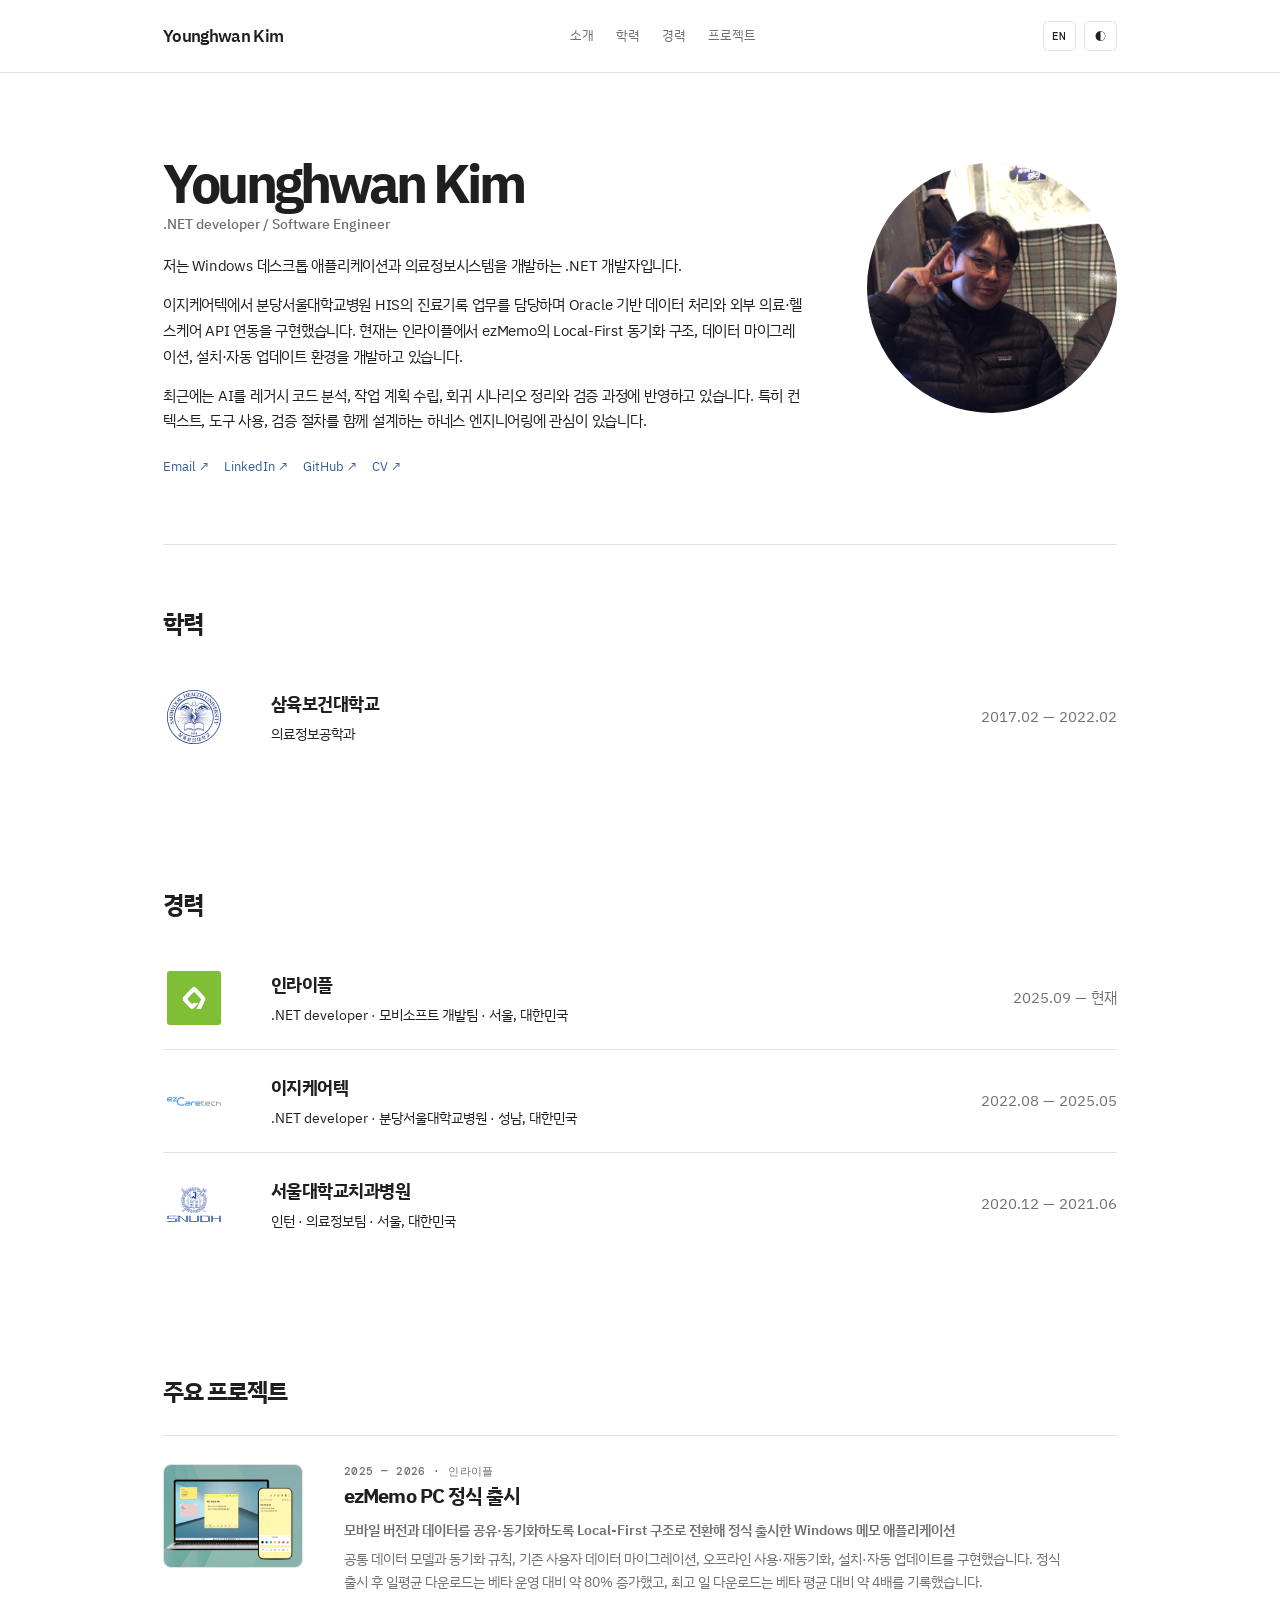
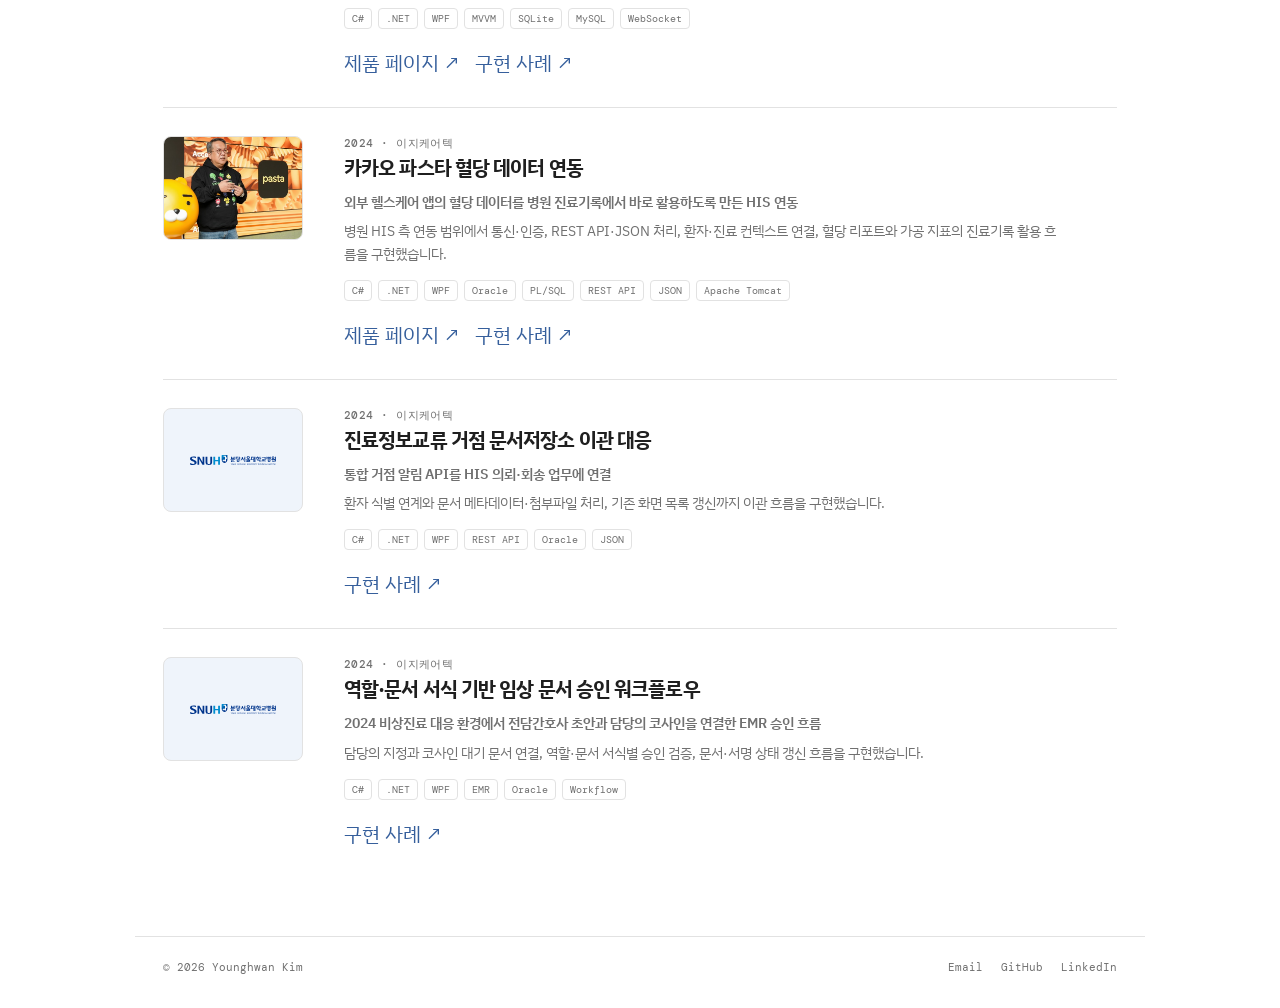
<file: index.html>
<!doctype html>
<html lang="ko">
  <head>
    <meta charset="UTF-8" />
    <meta name="viewport" content="width=device-width, initial-scale=1.0" />
    <meta name="description" content="Younghwan Kim's portfolio" />
    <title>Younghwan Kim</title>
    <link rel="preconnect" href="https://fonts.googleapis.com" />
    <link rel="preconnect" href="https://fonts.gstatic.com" crossorigin />
    <link href="https://fonts.googleapis.com/css2?family=DM+Mono:wght@400;500&family=IBM+Plex+Sans+KR:wght@400;500;600;700&display=swap" rel="stylesheet" />
    <link rel="stylesheet" href="styles.css" />
    <link rel="stylesheet" href="refined.css" />
    <script src="script.js" defer></script>
  </head>
  <body>
    <div class="header-shell">
    <header class="site-header">
      <a class="wordmark" href="#top">Younghwan Kim</a>
      <nav aria-label="Main navigation">
        <a href="#top" data-i18n="nav.about">소개</a>
        <a href="#education" data-i18n="nav.education">학력</a>
        <a href="#experience" data-i18n="nav.experience">경력</a>
        <a href="#projects" data-i18n="nav.projects">프로젝트</a>
      </nav>
      <div class="controls">
        <button class="control-button" id="language-toggle" type="button" aria-label="Switch language">EN</button>
        <button class="control-button" id="theme-toggle" type="button" aria-label="Switch color theme">◐</button>
      </div>
    </header>
    </div>

    <main id="top">
      <section class="hero" aria-labelledby="hero-title">
        <div class="portrait"><img src="assets/profile.jpg" alt="Younghwan Kim" /></div>
        <div>
          <h1 id="hero-title">Younghwan Kim</h1>
          <p class="eyebrow role-label">.NET developer / Software Engineer</p>
          <div class="intro-summary">
            <p data-i18n="hero.summary">저는 Windows 데스크톱 애플리케이션과 의료정보시스템을 개발하는 .NET 개발자입니다.</p>
            <p data-i18n="hero.experience">이지케어텍에서 분당서울대학교병원 HIS의 진료기록 업무를 담당하며 Oracle 기반 데이터 처리와 외부 의료·헬스케어 API 연동을 구현했습니다. 현재는 인라이플에서 ezMemo의 Local-First 동기화 구조, 데이터 마이그레이션, 설치·자동 업데이트 환경을 개발하고 있습니다.</p>
            <p data-i18n="hero.ai">최근에는 AI를 레거시 코드 분석, 작업 계획 수립, 회귀 시나리오 정리와 검증 과정에 반영하고 있습니다. 특히 컨텍스트, 도구 사용, 검증 절차를 함께 설계하는 하네스 엔지니어링에 관심이 있습니다.</p>
          </div>
          <div class="hero-links">
            <a href="mailto:workim97@gmail.com">Email ↗</a>
            <a href="https://www.linkedin.com/in/workimdev/" target="_blank" rel="noreferrer">LinkedIn ↗</a>
            <a href="https://github.com/workimdev" target="_blank" rel="noreferrer">GitHub ↗</a>
            <a class="cv-link" href="https://drive.google.com/file/d/14H9H5G6KJ4sI8g3kpr24WYvoGW2EyF3m/view?usp=drive_link" target="_blank" rel="noreferrer" data-i18n="cv.link" data-i18n-href="cv.url">CV ↗</a>
          </div>
        </div>
      </section>

      <section class="section credentials" id="education" aria-labelledby="education-title">
        <div class="section-heading"><h2 id="education-title" data-i18n="heading.education">학력</h2></div>
        <article class="credential"><img class="institution-logo" src="assets/sahmyook.svg" alt="Sahmyook Health University logo" /><div><h3 data-i18n="education.school">Sahmyook Health University</h3><p class="credential-role" data-i18n="education.degree">Medical Information Engineering</p><p class="credential-date" data-i18n="education.date">Feb. 2017 — Feb. 2022</p></div></article>
      </section>

      <section class="section" id="experience" aria-labelledby="experience-title">
        <div class="section-heading"><h2 id="experience-title" data-i18n="heading.experience">경력</h2></div>
        <div class="credential-list">
          <article class="credential"><img class="institution-logo" src="assets/enliple.jpg" alt="ENLIPLE logo" /><div><h3 data-i18n="company.enliple">인라이플</h3><p class="credential-role" data-i18n="experience.inlife.role">모비소프트 개발팀 · .NET developer</p><p class="credential-date" data-i18n="experience.inlife.date">2025.09 — 현재</p></div></article>
          <article class="credential"><img class="institution-logo" src="assets/ezcaretech.svg" alt="ezCaretech logo" /><div><h3 data-i18n="company.ezcaretech">이지케어텍</h3><p class="credential-role" data-i18n="experience.ezcare.role">분당서울대학교병원 · .NET developer</p><p class="credential-date" data-i18n="experience.ezcare.date">2022.08 — 2025.05</p></div></article>
          <article class="credential"><img class="institution-logo" src="assets/snudh.svg" alt="Seoul National University Dental Hospital logo" /><div><h3 data-i18n="experience.snu.company">서울대학교치과병원</h3><p class="credential-role" data-i18n="experience.snu.role">인턴 · 의료정보팀 · 서울, 대한민국</p><p class="credential-date" data-i18n="experience.snu.date">2020.12 — 2021.06</p></div></article>
        </div>
      </section>

      <section class="section" id="projects" aria-labelledby="projects-title">
        <div class="section-heading"><h2 id="projects-title" data-i18n="heading.projects">주요 프로젝트</h2></div>
        <div class="project-list">
          <article class="project"><div class="project-thumb project-thumb--memo"><img src="assets/ezmemo-product.png" alt="ezMemo product interface" /></div><div><p class="project-meta" data-i18n="project.ezmemo.meta">2025 — 2026 · 인라이플</p><h3 data-i18n="project.ezmemo.title">ezMemo PC 정식 출시</h3><p class="project-korean" data-i18n="project.ezmemo.lead">모바일 버전과 데이터를 공유·동기화하도록 Local-First 구조로 전환해 정식 출시한 Windows 메모 애플리케이션</p><p data-i18n="project.ezmemo.copy">공통 데이터 모델과 동기화 규칙, 기존 사용자 데이터 마이그레이션, 오프라인 사용·재동기화, 설치·자동 업데이트를 구현했습니다. 정식 출시 후 일평균 다운로드는 베타 운영 대비 약 80% 증가했고, 최고 일 다운로드는 베타 평균 대비 약 4배를 기록했습니다.</p><div class="tags"><span>C#</span><span>.NET</span><span>WPF</span><span>MVVM</span><span>SQLite</span><span>MySQL</span><span>WebSocket</span></div><div class="project-actions"><a class="project-link" href="https://ezlab.im/ko/tool/ezmemo" target="_blank" rel="noreferrer" data-i18n="project.productLink" data-i18n-href="project.ezmemo.productUrl">제품 페이지 ↗</a><a class="project-link" href="projects/ezmemo.html" data-i18n="project.caseStudyLink">구현 사례 ↗</a></div></div></article>
          <article class="project"><div class="project-thumb project-thumb--pasta"><img src="assets/kakao-pasta-product.png" alt="Kakao Pasta official product image" /></div><div><p class="project-meta" data-i18n="project.ezcare.meta">2024 · 이지케어텍</p><h3 data-i18n="project.pasta.title">카카오 파스타 혈당 데이터 연동</h3><p class="project-korean" data-i18n="project.pasta.lead">외부 헬스케어 앱의 혈당 데이터를 병원 진료기록에서 바로 활용하도록 만든 HIS 연동</p><p data-i18n="project.pasta.copy">병원 HIS 측 연동 범위에서 통신·인증, REST API·JSON 처리, 환자·진료 컨텍스트 연결, 혈당 리포트와 가공 지표의 진료기록 활용 흐름을 구현했습니다.</p><div class="tags"><span>C#</span><span>.NET</span><span>WPF</span><span>Oracle</span><span>PL/SQL</span><span>REST API</span><span>JSON</span><span>Apache Tomcat</span></div><div class="project-actions"><a class="project-link" href="https://www.kakaocorp.com/page/detail/11753" target="_blank" rel="noreferrer" data-i18n="project.productLink">제품 페이지 ↗</a><a class="project-link" href="projects/kakao-pasta.html" data-i18n="project.caseStudyLink">구현 사례 ↗</a></div></div></article>
          <article class="project"><div class="project-thumb project-thumb--exchange"><img src="assets/bundang-snuh.svg" alt="Bundang Seoul National University Hospital logo" /></div><div><p class="project-meta" data-i18n="project.ezcare.meta">2024 · 이지케어텍</p><h3 data-i18n="project.exchange.title">진료정보교류 거점 문서저장소 이관 대응</h3><p class="project-korean" data-i18n="project.exchange.lead">통합 거점 알림 API를 HIS 의뢰·회송 업무에 연결</p><p data-i18n="project.exchange.copy">환자 식별 연계와 문서 메타데이터·첨부파일 처리, 기존 화면 목록 갱신까지 이관 흐름을 구현했습니다.</p><div class="tags"><span>C#</span><span>.NET</span><span>WPF</span><span>REST API</span><span>Oracle</span><span>JSON</span></div><div class="project-actions"><a class="project-link" href="projects/hie-repository.html" data-i18n="project.caseStudyLink">구현 사례 ↗</a></div></div></article>
          <article class="project"><div class="project-thumb project-thumb--exchange"><img src="assets/bundang-snuh.svg" alt="Bundang Seoul National University Hospital logo" /></div><div><p class="project-meta" data-i18n="project.ezcare.meta">2024 · 이지케어텍</p><h3 data-i18n="project.approval.title">역할·문서 서식 기반 임상 문서 승인 워크플로우</h3><p class="project-korean" data-i18n="project.approval.lead">2024 비상진료 대응 환경에서 전담간호사 초안과 담당의 코사인을 연결한 EMR 승인 흐름</p><p data-i18n="project.approval.copy">담당의 지정과 코사인 대기 문서 연결, 역할·문서 서식별 승인 검증, 문서·서명 상태 갱신 흐름을 구현했습니다.</p><div class="tags"><span>C#</span><span>.NET</span><span>WPF</span><span>EMR</span><span>Oracle</span><span>Workflow</span></div><div class="project-actions"><a class="project-link" href="projects/clinical-document-approval.html" data-i18n="project.caseStudyLink">구현 사례 ↗</a></div></div></article>
        </div>
      </section>

    </main>
    <footer><p>© 2026 Younghwan Kim</p><div><a href="mailto:workim97@gmail.com">Email</a><a href="https://github.com/workimdev" target="_blank" rel="noreferrer">GitHub</a><a href="https://www.linkedin.com/in/workimdev/" target="_blank" rel="noreferrer">LinkedIn</a></div></footer>
  </body>
</html>
</file>
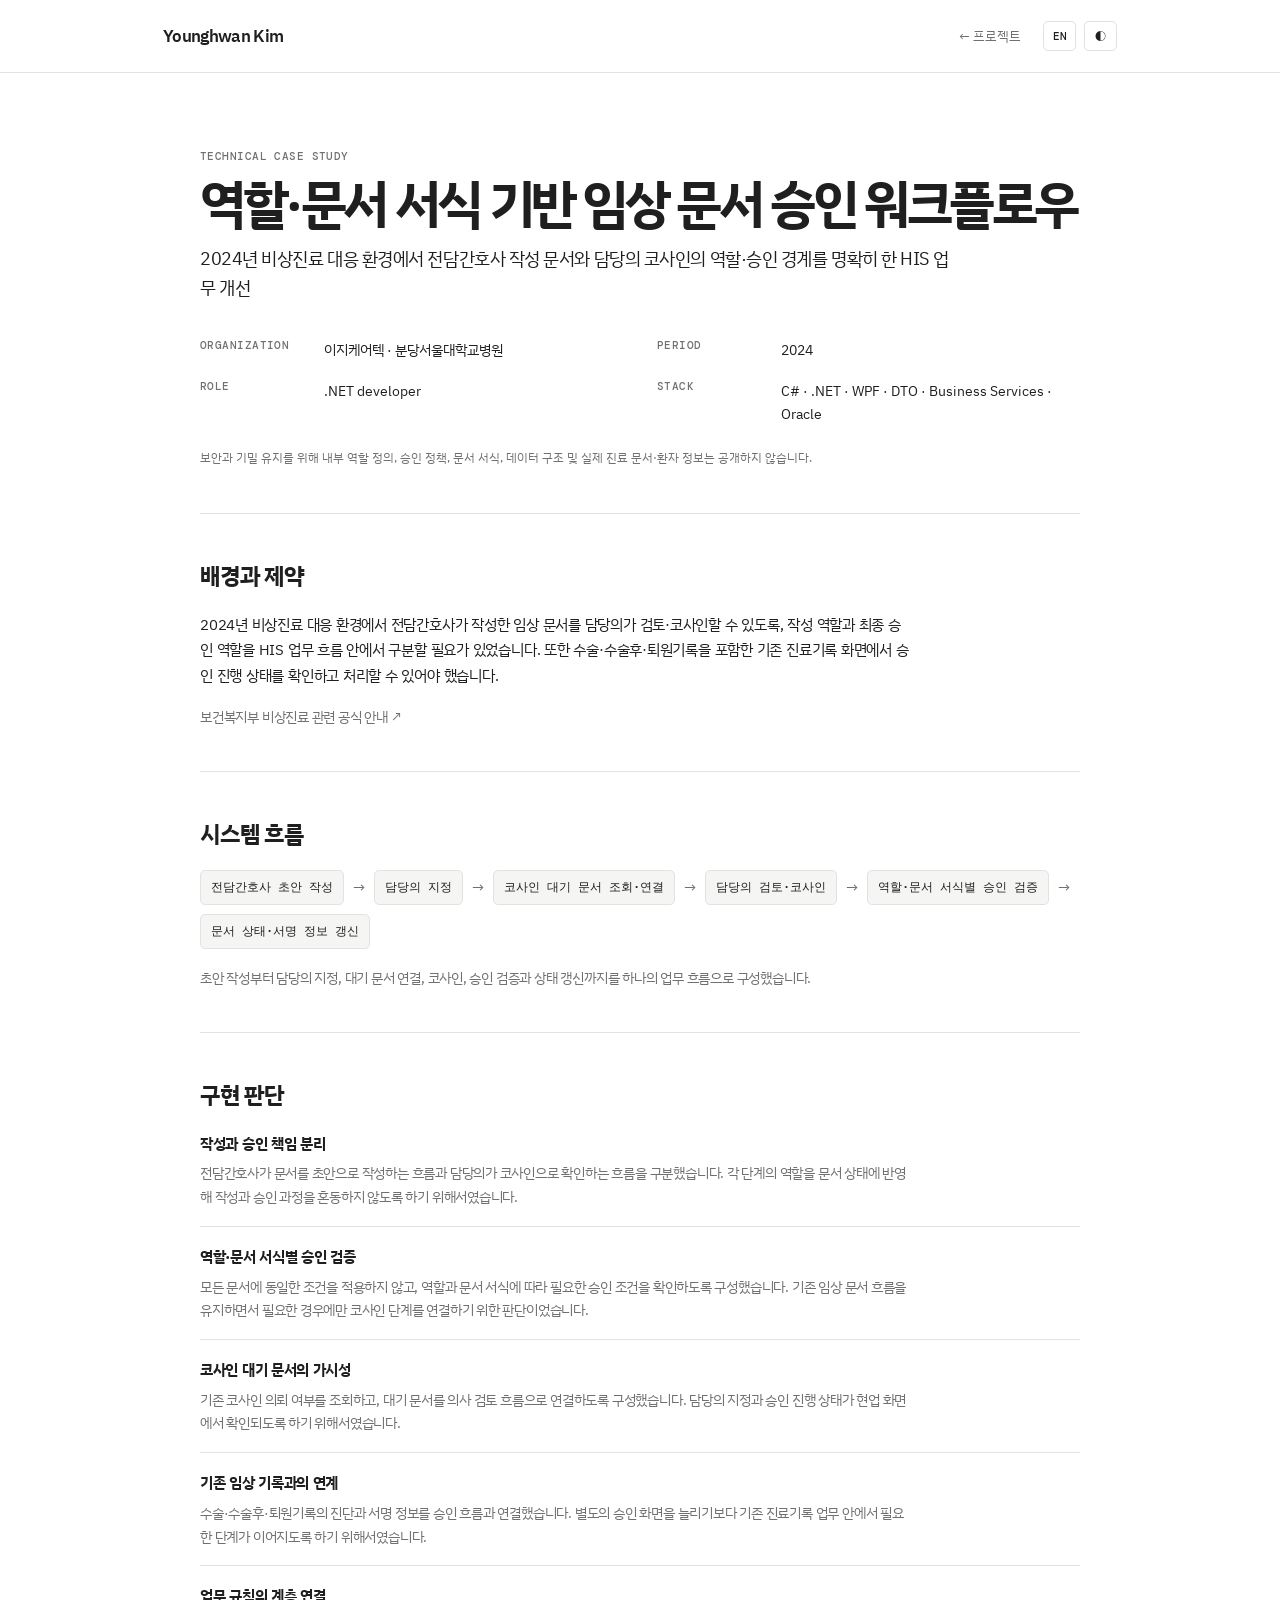
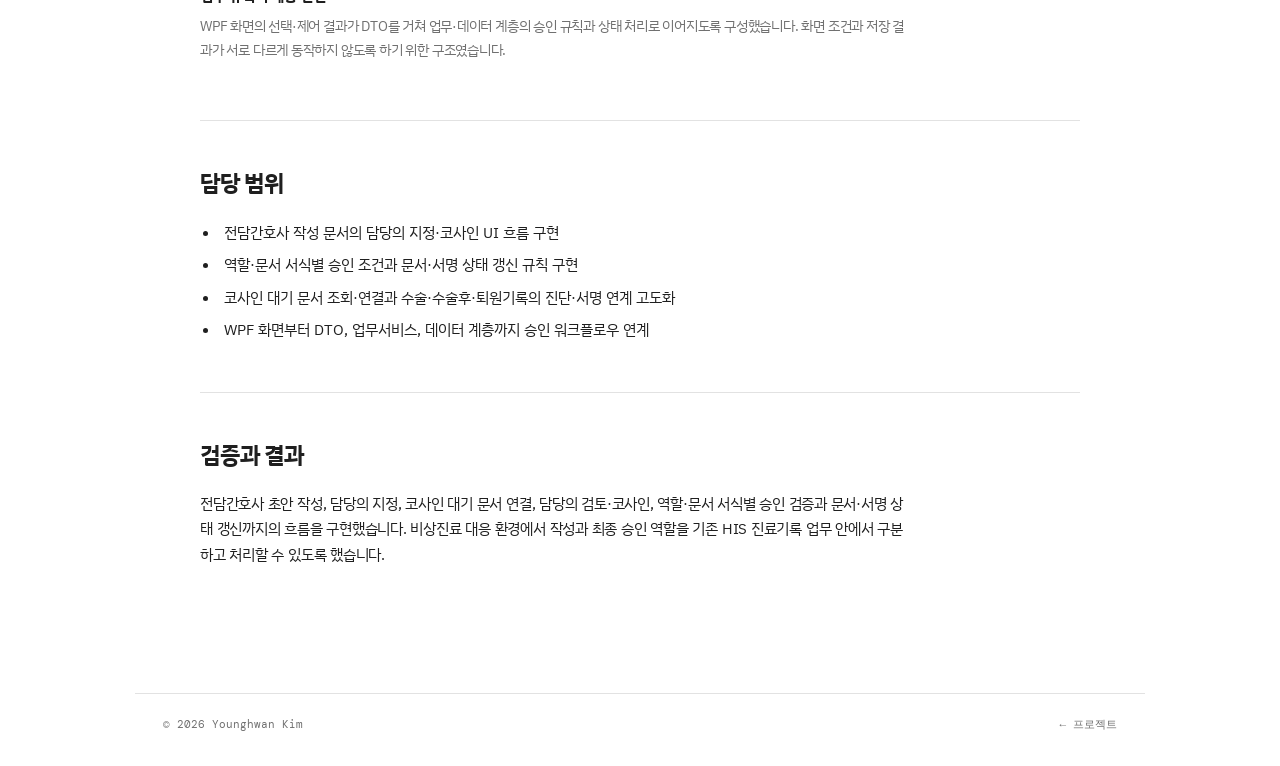
<file: projects/clinical-document-approval.html>
<!doctype html>
<html lang="ko">
  <head>
    <meta charset="UTF-8" />
    <meta name="viewport" content="width=device-width, initial-scale=1.0" />
    <meta name="description" content="Role- and Document-Type-Based Clinical Document Approval Workflow technical case study" />
    <title>Role- and Document-Type-Based Clinical Document Approval Workflow — Younghwan Kim</title>
    <link rel="preconnect" href="https://fonts.googleapis.com" />
    <link rel="preconnect" href="https://fonts.gstatic.com" crossorigin />
    <link href="https://fonts.googleapis.com/css2?family=DM+Mono:wght@400;500&family=IBM+Plex+Sans+KR:wght@400;500;600;700&display=swap" rel="stylesheet" />
    <link rel="stylesheet" href="../styles.css" />
    <link rel="stylesheet" href="case-study.css" />
    <script src="clinical-document-approval-case-study.js" defer></script>
  </head>
  <body>
    <div class="header-shell">
      <header class="site-header">
        <a class="wordmark" href="../index.html">Younghwan Kim</a>
        <nav aria-label="Case study navigation"><a href="../index.html#projects" data-i18n="nav.back">← 프로젝트</a></nav>
        <div class="controls">
          <button class="control-button" id="language-toggle" type="button" aria-label="Switch language">EN</button>
          <button class="control-button" id="theme-toggle" type="button" aria-label="Switch color theme">◐</button>
        </div>
      </header>
    </div>

    <main>
      <article class="case-study">
        <header class="case-hero">
          <p class="case-kicker" data-i18n="hero.kicker">TECHNICAL CASE STUDY</p>
          <h1 data-i18n="hero.title">역할·문서 서식 기반 임상 문서 승인 워크플로우</h1>
          <p class="case-lead" data-i18n="hero.lead">2024년 비상진료 대응 환경에서 전담간호사 작성 문서와 담당의 코사인의 역할·승인 경계를 명확히 한 HIS 업무 개선</p>
          <dl class="case-meta">
            <div><dt data-i18n="meta.organization.label">ORGANIZATION</dt><dd data-i18n="meta.organization.value">이지케어텍 · 분당서울대학교병원</dd></div>
            <div><dt data-i18n="meta.period.label">PERIOD</dt><dd data-i18n="meta.period.value">2024</dd></div>
            <div><dt data-i18n="meta.role.label">ROLE</dt><dd data-i18n="meta.role.value">.NET developer</dd></div>
            <div><dt data-i18n="meta.stack.label">STACK</dt><dd>C# · .NET · WPF · DTO · Business Services · Oracle</dd></div>
          </dl>
          <p class="case-disclosure" data-i18n="hero.disclosure">보안과 기밀 유지를 위해 내부 역할 정의, 승인 정책, 문서 서식, 데이터 구조 및 실제 진료 문서·환자 정보는 공개하지 않습니다.</p>
        </header>

        <section class="case-section">
          <h2 data-i18n="context.heading">Context &amp; Constraints</h2>
          <p data-i18n="context.copy">2024년 비상진료 대응 환경에서 전담간호사가 작성한 임상 문서를 담당의가 검토·코사인할 수 있도록, 작성 역할과 최종 승인 역할을 HIS 업무 흐름 안에서 구분할 필요가 있었습니다. 또한 수술·수술후·퇴원기록을 포함한 기존 진료기록 화면에서 승인 진행 상태를 확인하고 처리할 수 있어야 했습니다.</p>
          <p class="section-note"><a href="https://www.mohw.go.kr/gallery.es?act=view&amp;bid=0003&amp;list_no=379148&amp;mid=a10606030000&amp;tag=" target="_blank" rel="noreferrer" data-i18n="context.sourceLink">보건복지부 비상진료 관련 공식 안내 ↗</a></p>
        </section>

        <section class="case-section">
          <h2 data-i18n="flow.heading">System Flow</h2>
          <div class="flow" aria-label="Clinical document approval workflow">
            <div data-i18n="flow.draft">전담간호사 초안 작성</div><span>→</span>
            <div data-i18n="flow.physician">담당의 지정</div><span>→</span>
            <div data-i18n="flow.pending">코사인 대기 문서 조회·연결</div><span>→</span>
            <div data-i18n="flow.cosign">담당의 검토·코사인</div><span>→</span>
            <div data-i18n="flow.validation">역할·문서 서식별 승인 검증</div><span>→</span>
            <div data-i18n="flow.status">문서 상태·서명 정보 갱신</div>
          </div>
          <p class="section-note" data-i18n="flow.note">초안 작성부터 담당의 지정, 대기 문서 연결, 코사인, 승인 검증과 상태 갱신까지를 하나의 업무 흐름으로 구성했습니다.</p>
        </section>

        <section class="case-section">
          <h2 data-i18n="decisions.heading">Engineering Decisions</h2>
          <div class="decision-list">
            <article><h3 data-i18n="decision.boundary.title">작성과 승인 책임 분리</h3><p data-i18n="decision.boundary.copy">전담간호사가 문서를 초안으로 작성하는 흐름과 담당의가 코사인으로 확인하는 흐름을 구분했습니다. 각 단계의 역할을 문서 상태에 반영해 작성과 승인 과정을 혼동하지 않도록 하기 위해서였습니다.</p></article>
            <article><h3 data-i18n="decision.form.title">역할·문서 서식별 승인 검증</h3><p data-i18n="decision.form.copy">모든 문서에 동일한 조건을 적용하지 않고, 역할과 문서 서식에 따라 필요한 승인 조건을 확인하도록 구성했습니다. 기존 임상 문서 흐름을 유지하면서 필요한 경우에만 코사인 단계를 연결하기 위한 판단이었습니다.</p></article>
            <article><h3 data-i18n="decision.pending.title">코사인 대기 문서의 가시성</h3><p data-i18n="decision.pending.copy">기존 코사인 의뢰 여부를 조회하고, 대기 문서를 의사 검토 흐름으로 연결하도록 구성했습니다. 담당의 선택과 승인 진행 상태가 현업 화면에서 확인되도록 하기 위해서였습니다.</p></article>
            <article><h3 data-i18n="decision.clinical.title">기존 임상 기록과의 연계</h3><p data-i18n="decision.clinical.copy">수술·수술후·퇴원기록의 진단과 서명 정보를 승인 흐름과 연결했습니다. 별도의 승인 화면을 늘리기보다 기존 진료기록 업무 안에서 필요한 단계가 이어지도록 하기 위해서였습니다.</p></article>
            <article><h3 data-i18n="decision.layers.title">업무 규칙의 계층 연결</h3><p data-i18n="decision.layers.copy">WPF 화면의 선택·제어 결과가 DTO를 거쳐 업무·데이터 계층의 승인 규칙과 상태 처리로 이어지도록 구성했습니다. 화면 조건과 저장 결과가 서로 다르게 동작하지 않도록 하기 위한 구조였습니다.</p></article>
          </div>
        </section>

        <section class="case-section">
          <h2 data-i18n="contribution.heading">My Contribution</h2>
          <ul>
            <li data-i18n="contribution.one">전담간호사 작성 문서의 담당의 선택·코사인 UI 흐름 구현</li>
            <li data-i18n="contribution.two">역할·문서 서식별 승인 조건과 문서·서명 상태 갱신 규칙 구현</li>
            <li data-i18n="contribution.three">코사인 대기 문서 조회·연결과 수술·수술후·퇴원기록의 진단·서명 연계 고도화</li>
            <li data-i18n="contribution.four">WPF 화면부터 DTO, 업무서비스, 데이터 계층까지 승인 워크플로우 연계</li>
          </ul>
        </section>

        <section class="case-section case-outcome">
          <h2 data-i18n="outcome.heading">Validation &amp; Outcome</h2>
          <p data-i18n="outcome.copy">전담간호사 초안 작성, 담당의 지정, 코사인 대기 문서 연결, 담당의 검토·코사인, 역할·문서 서식별 승인 검증과 문서·서명 상태 갱신까지의 흐름을 구현했습니다. 비상진료 대응 환경에서 작성과 최종 승인 역할을 기존 HIS 진료기록 업무 안에서 구분하고 처리할 수 있도록 했습니다.</p>
        </section>
      </article>
    </main>
    <footer><p>© 2026 Younghwan Kim</p><div><a href="../index.html#projects" data-i18n="nav.back">← 프로젝트</a></div></footer>
  </body>
</html>
</file>
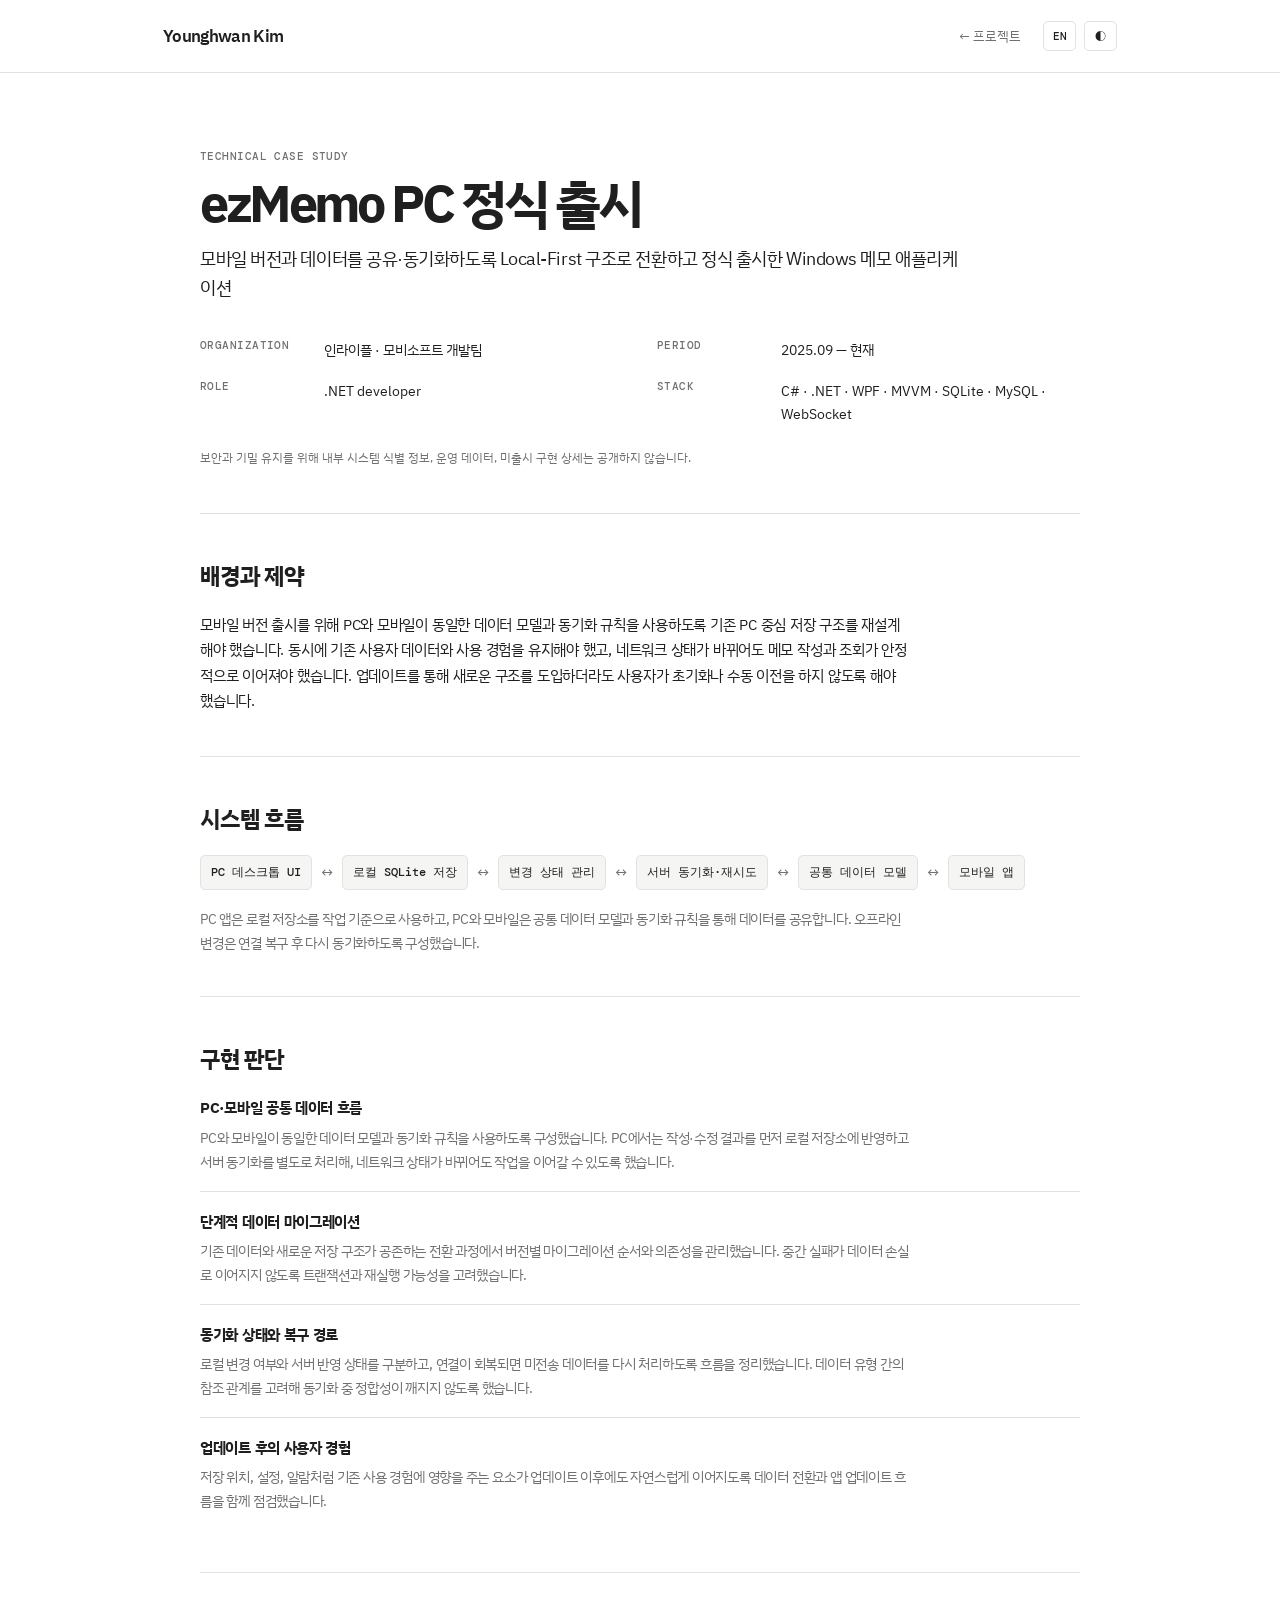
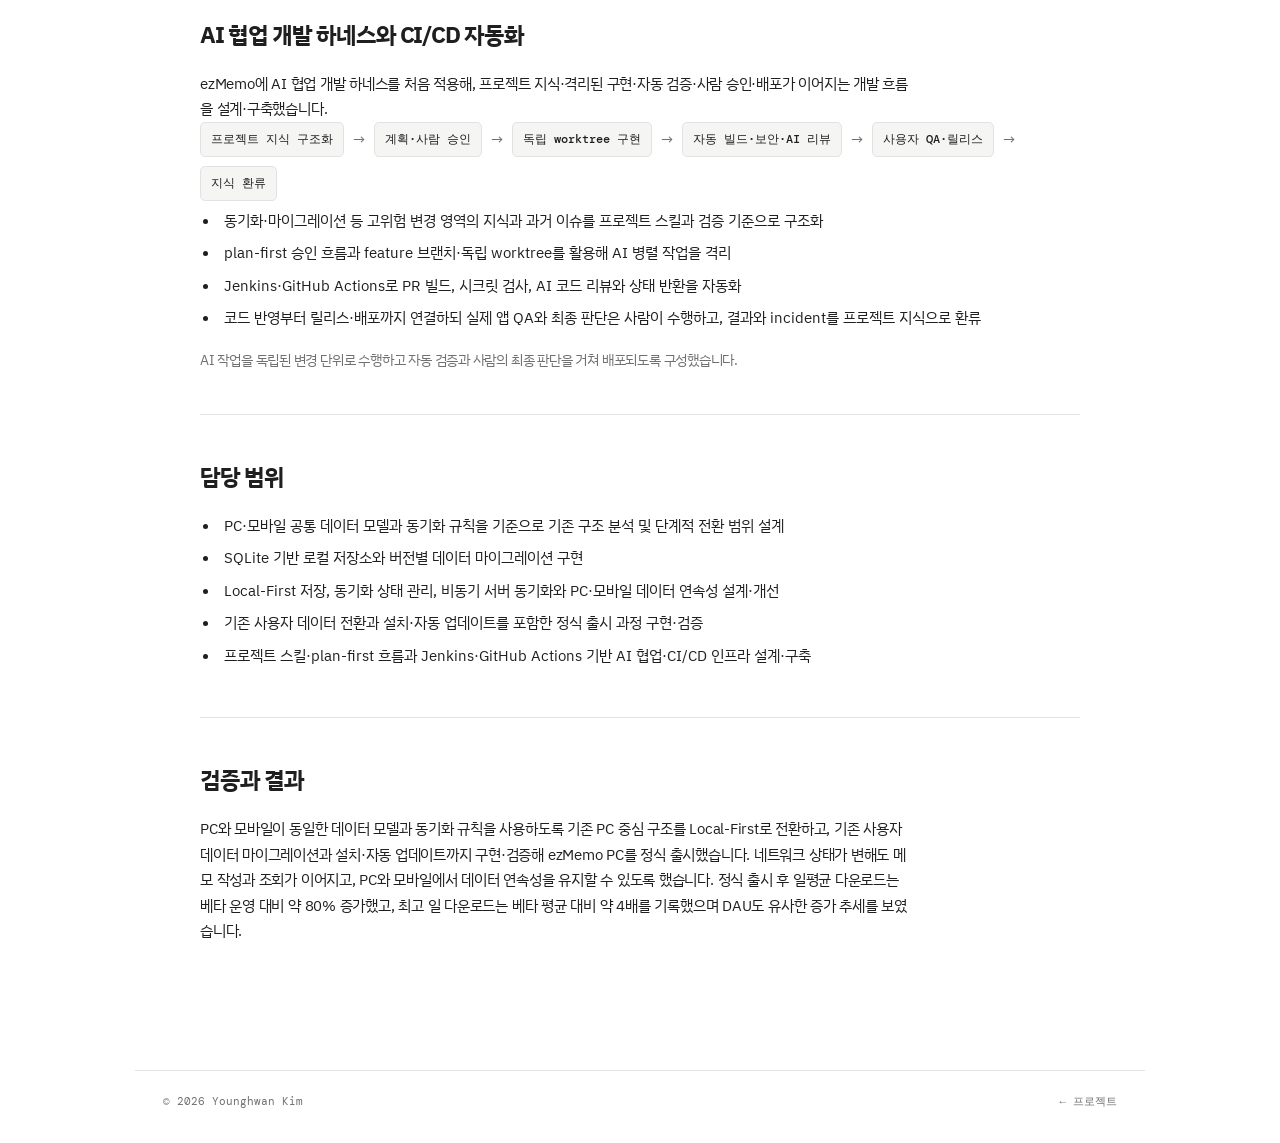
<file: projects/ezmemo.html>
<!doctype html>
<html lang="ko">
  <head>
    <meta charset="UTF-8" />
    <meta name="viewport" content="width=device-width, initial-scale=1.0" />
    <meta name="description" content="ezMemo Desktop App technical case study" />
    <title>ezMemo PC Official Launch — Younghwan Kim</title>
    <link rel="preconnect" href="https://fonts.googleapis.com" />
    <link rel="preconnect" href="https://fonts.gstatic.com" crossorigin />
    <link href="https://fonts.googleapis.com/css2?family=DM+Mono:wght@400;500&family=IBM+Plex+Sans+KR:wght@400;500;600;700&display=swap" rel="stylesheet" />
    <link rel="stylesheet" href="../styles.css" />
    <link rel="stylesheet" href="case-study.css" />
    <script src="ezmemo-case-study.js" defer></script>
  </head>
  <body>
    <div class="header-shell">
      <header class="site-header">
        <a class="wordmark" href="../index.html">Younghwan Kim</a>
        <nav aria-label="Case study navigation"><a href="../index.html#projects" data-i18n="nav.back">← 프로젝트</a></nav>
        <div class="controls">
          <button class="control-button" id="language-toggle" type="button" aria-label="Switch language">EN</button>
          <button class="control-button" id="theme-toggle" type="button" aria-label="Switch color theme">◐</button>
        </div>
      </header>
    </div>

    <main>
      <article class="case-study">
        <header class="case-hero">
          <p class="case-kicker" data-i18n="hero.kicker">TECHNICAL CASE STUDY</p>
          <h1 data-i18n="hero.title">ezMemo PC 정식 출시</h1>
          <p class="case-lead" data-i18n="hero.lead">모바일 버전과 데이터를 공유·동기화하도록 Local-First 구조로 전환하고 정식 출시한 Windows 메모 애플리케이션</p>
          <dl class="case-meta">
            <div><dt data-i18n="meta.organization.label">ORGANIZATION</dt><dd data-i18n="meta.organization.value">인라이플 · 모비소프트 개발팀</dd></div>
            <div><dt data-i18n="meta.period.label">PERIOD</dt><dd data-i18n="meta.period.value">2025.09 — 현재</dd></div>
            <div><dt data-i18n="meta.role.label">ROLE</dt><dd data-i18n="meta.role.value">.NET developer</dd></div>
            <div><dt data-i18n="meta.stack.label">STACK</dt><dd>C# · .NET · WPF · MVVM · SQLite · MySQL · WebSocket</dd></div>
          </dl>
          <p class="case-disclosure" data-i18n="hero.disclosure">보안과 기밀 유지를 위해 내부 시스템 식별 정보, 운영 데이터, 미출시 구현 상세는 공개하지 않습니다.</p>
        </header>

        <section class="case-section">
          <h2 data-i18n="context.heading">Context &amp; Constraints</h2>
          <p data-i18n="context.copy">모바일 버전 출시를 위해 PC와 모바일이 동일한 데이터 모델과 동기화 규칙을 사용하도록 기존 PC 중심 저장 구조를 재설계해야 했습니다. 동시에 기존 사용자 데이터와 사용 경험을 유지해야 했고, 네트워크 상태가 바뀌어도 메모 작성과 조회가 안정적으로 이어져야 했습니다. 업데이트를 통해 새로운 구조를 도입하더라도 사용자가 초기화나 수동 이전을 하지 않도록 해야 했습니다.</p>
        </section>

        <section class="case-section">
          <h2 data-i18n="flow.heading">System Flow</h2>
          <div class="flow" aria-label="System data flow">
            <div data-i18n="flow.input">PC 데스크톱 UI</div><span>↔</span>
            <div data-i18n="flow.local">로컬 SQLite 저장</div><span>↔</span>
            <div data-i18n="flow.state">변경 상태 관리</div><span>↔</span>
            <div data-i18n="flow.sync">서버 동기화·재시도</div><span>↔</span>
            <div data-i18n="flow.recovery">공통 데이터 모델</div><span>↔</span>
            <div data-i18n="flow.ui">모바일 앱</div>
          </div>
          <p class="section-note" data-i18n="flow.note">PC 앱은 로컬 저장소를 작업 기준으로 사용하고, PC와 모바일은 공통 데이터 모델과 동기화 규칙을 통해 데이터를 공유합니다. 오프라인 변경은 연결 복구 후 다시 동기화하도록 구성했습니다.</p>
        </section>

        <section class="case-section">
          <h2 data-i18n="decisions.heading">Engineering Decisions</h2>
          <div class="decision-list">
            <article><h3 data-i18n="decision.localFirst.title">PC·모바일 공통 데이터 흐름</h3><p data-i18n="decision.localFirst.copy">PC와 모바일이 동일한 데이터 모델과 동기화 규칙을 사용하도록 구성했습니다. PC에서는 작성·수정 결과를 먼저 로컬 저장소에 반영하고 서버 동기화를 별도로 처리해, 네트워크 상태가 바뀌어도 작업을 이어갈 수 있도록 했습니다.</p></article>
            <article><h3 data-i18n="decision.migration.title">단계적 데이터 마이그레이션</h3><p data-i18n="decision.migration.copy">기존 데이터와 새로운 저장 구조가 공존하는 전환 과정에서 버전별 마이그레이션 순서와 의존성을 관리했습니다. 중간 실패가 데이터 손실로 이어지지 않도록 트랜잭션과 재실행 가능성을 고려했습니다.</p></article>
            <article><h3 data-i18n="decision.syncState.title">동기화 상태와 복구 경로</h3><p data-i18n="decision.syncState.copy">로컬 변경 여부와 서버 반영 상태를 구분하고, 연결이 회복되면 미전송 데이터를 다시 처리하도록 흐름을 정리했습니다. 데이터 유형 간의 참조 관계를 고려해 동기화 중 정합성이 깨지지 않도록 했습니다.</p></article>
            <article><h3 data-i18n="decision.continuity.title">업데이트 후의 사용자 경험</h3><p data-i18n="decision.continuity.copy">저장 위치, 설정, 알람처럼 기존 사용 경험에 영향을 주는 요소가 업데이트 이후에도 자연스럽게 이어지도록 데이터 전환과 앱 업데이트 흐름을 함께 점검했습니다.</p></article>
          </div>
        </section>

        <section class="case-section">
          <h2 data-i18n="automation.heading">AI 협업 개발 하네스와 CI/CD 자동화</h2>
          <p data-i18n="automation.copy">ezMemo에 AI 협업 개발 하네스를 처음 적용해, 프로젝트 지식·격리된 구현·자동 검증·사람 승인·배포가 이어지는 개발 흐름을 설계·구축했습니다.</p>
          <div class="flow" aria-label="AI-assisted development and CI/CD flow">
            <div data-i18n="automation.flow.skill">프로젝트 지식 구조화</div><span>→</span>
            <div data-i18n="automation.flow.plan">계획·사람 승인</div><span>→</span>
            <div data-i18n="automation.flow.worktree">독립 worktree 구현</div><span>→</span>
            <div data-i18n="automation.flow.ci">자동 빌드·보안·AI 리뷰</div><span>→</span>
            <div data-i18n="automation.flow.review">사용자 QA·릴리스</div><span>→</span>
            <div data-i18n="automation.flow.learning">지식 환류</div>
          </div>
          <ul>
            <li data-i18n="automation.one">동기화·마이그레이션 등 고위험 변경 영역의 지식과 과거 이슈를 프로젝트 스킬과 검증 기준으로 구조화</li>
            <li data-i18n="automation.two">plan-first 승인 흐름과 feature 브랜치·독립 worktree를 활용해 AI 병렬 작업을 격리</li>
            <li data-i18n="automation.three">Jenkins·GitHub Actions로 PR 빌드, 시크릿 검사, AI 코드 리뷰와 상태 반환을 자동화</li>
            <li data-i18n="automation.four">코드 반영부터 릴리스·배포까지 연결하되 실제 앱 QA와 최종 판단은 사람이 수행하고, 결과와 incident를 프로젝트 지식으로 환류</li>
          </ul>
          <p class="section-note" data-i18n="automation.result">AI 작업을 독립된 변경 단위로 수행하고 자동 검증과 사람의 최종 판단을 거쳐 배포되도록 구성했습니다.</p>
        </section>

        <section class="case-section">
          <h2 data-i18n="contribution.heading">My Contribution</h2>
          <ul>
            <li data-i18n="contribution.one">PC·모바일 공통 데이터 모델과 동기화 규칙을 기준으로 기존 구조 분석 및 단계적 전환 범위 설계</li>
            <li data-i18n="contribution.two">SQLite 기반 로컬 저장소와 버전별 데이터 마이그레이션 구현</li>
            <li data-i18n="contribution.three">Local-First 저장, 동기화 상태 관리, 비동기 서버 동기화와 PC·모바일 데이터 연속성 설계·개선</li>
            <li data-i18n="contribution.four">기존 사용자 데이터 전환과 설치·자동 업데이트를 포함한 정식 출시 과정 구현·검증</li>
            <li data-i18n="contribution.five">프로젝트 스킬·plan-first 흐름과 Jenkins·GitHub Actions 기반 AI 협업·CI/CD 인프라 설계·구축</li>
          </ul>
        </section>

        <section class="case-section case-outcome">
          <h2 data-i18n="outcome.heading">Validation &amp; Outcome</h2>
          <p data-i18n="outcome.copy">PC와 모바일이 동일한 데이터 모델과 동기화 규칙을 사용하도록 기존 PC 중심 구조를 Local-First로 전환하고, 기존 사용자 데이터 마이그레이션과 설치·자동 업데이트까지 구현·검증해 ezMemo PC를 정식 출시했습니다. 네트워크 상태가 변해도 메모 작성과 조회가 이어지고, PC와 모바일에서 데이터 연속성을 유지할 수 있도록 했습니다. 정식 출시 후 일평균 다운로드는 베타 운영 대비 약 80% 증가했고, 최고 일 다운로드는 베타 평균 대비 약 4배를 기록했으며 DAU도 유사한 증가 추세를 보였습니다.</p>
        </section>
      </article>
    </main>
    <footer><p>© 2026 Younghwan Kim</p><div><a href="../index.html#projects" data-i18n="nav.back">← 프로젝트</a></div></footer>
  </body>
</html>
</file>
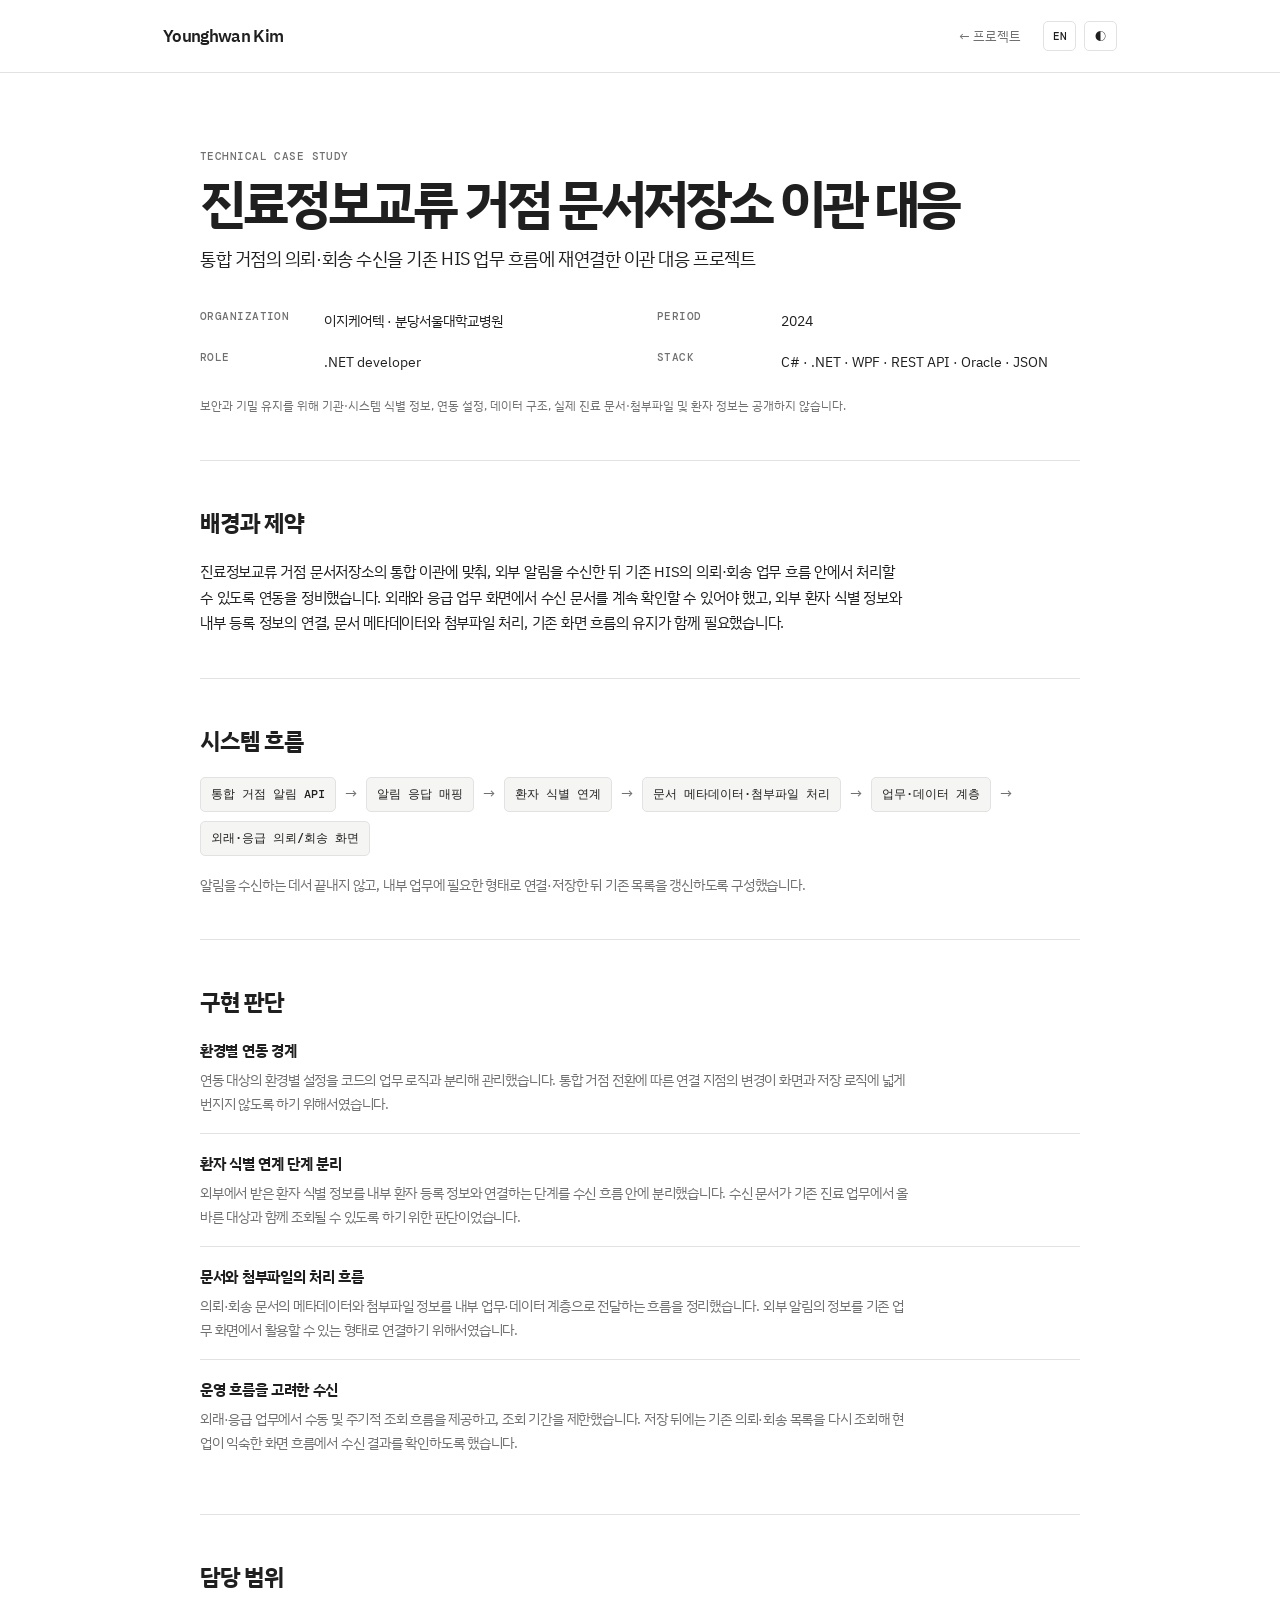
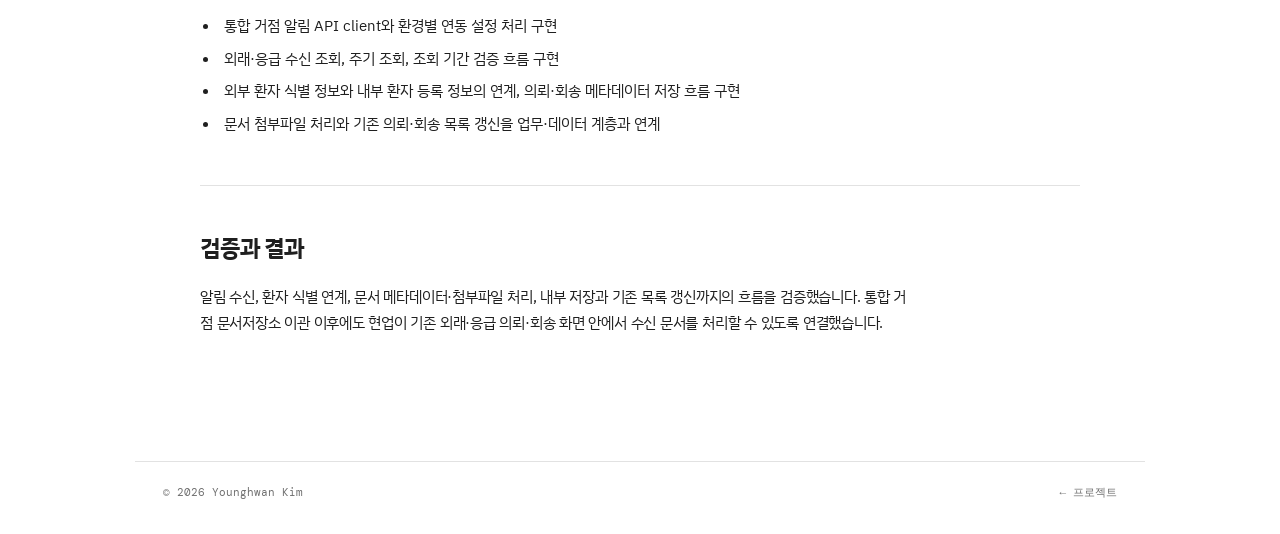
<file: projects/hie-repository.html>
<!doctype html>
<html lang="ko">
  <head>
    <meta charset="UTF-8" />
    <meta name="viewport" content="width=device-width, initial-scale=1.0" />
    <meta name="description" content="Healthcare Information Exchange repository migration technical case study" />
    <title>HIS Referral Workflow for an HIE Repository Migration — Younghwan Kim</title>
    <link rel="preconnect" href="https://fonts.googleapis.com" />
    <link rel="preconnect" href="https://fonts.gstatic.com" crossorigin />
    <link href="https://fonts.googleapis.com/css2?family=DM+Mono:wght@400;500&family=IBM+Plex+Sans+KR:wght@400;500;600;700&display=swap" rel="stylesheet" />
    <link rel="stylesheet" href="../styles.css" />
    <link rel="stylesheet" href="case-study.css" />
    <script src="hie-repository-case-study.js" defer></script>
  </head>
  <body>
    <div class="header-shell">
      <header class="site-header">
        <a class="wordmark" href="../index.html">Younghwan Kim</a>
        <nav aria-label="Case study navigation"><a href="../index.html#projects" data-i18n="nav.back">← 프로젝트</a></nav>
        <div class="controls">
          <button class="control-button" id="language-toggle" type="button" aria-label="Switch language">EN</button>
          <button class="control-button" id="theme-toggle" type="button" aria-label="Switch color theme">◐</button>
        </div>
      </header>
    </div>

    <main>
      <article class="case-study">
        <header class="case-hero">
          <p class="case-kicker" data-i18n="hero.kicker">TECHNICAL CASE STUDY</p>
          <h1 data-i18n="hero.title">진료정보교류 거점 문서저장소 이관 대응</h1>
          <p class="case-lead" data-i18n="hero.lead">통합 거점의 의뢰·회송 수신을 기존 HIS 업무 흐름에 재연결한 이관 대응 프로젝트</p>
          <dl class="case-meta">
            <div><dt data-i18n="meta.organization.label">ORGANIZATION</dt><dd data-i18n="meta.organization.value">이지케어텍 · 분당서울대학교병원</dd></div>
            <div><dt data-i18n="meta.period.label">PERIOD</dt><dd data-i18n="meta.period.value">2024</dd></div>
            <div><dt data-i18n="meta.role.label">ROLE</dt><dd data-i18n="meta.role.value">.NET developer</dd></div>
            <div><dt data-i18n="meta.stack.label">STACK</dt><dd>C# · .NET · WPF · REST API · Oracle · JSON</dd></div>
          </dl>
          <p class="case-disclosure" data-i18n="hero.disclosure">보안과 기밀 유지를 위해 기관·시스템 식별 정보, 연동 설정, 데이터 구조, 실제 진료 문서·첨부파일 및 환자 정보는 공개하지 않습니다.</p>
        </header>

        <section class="case-section">
          <h2 data-i18n="context.heading">Context &amp; Constraints</h2>
          <p data-i18n="context.copy">진료정보교류 거점 문서저장소의 통합 이관에 맞춰, 외부 알림을 수신한 뒤 기존 HIS의 의뢰·회송 업무 흐름 안에서 처리할 수 있도록 연동을 정비했습니다. 외래와 응급 업무 화면에서 수신 문서를 계속 확인할 수 있어야 했고, 외부 환자 식별 정보와 내부 등록 정보의 연결, 문서 메타데이터와 첨부파일 처리, 기존 화면 흐름의 유지가 함께 필요했습니다.</p>
        </section>

        <section class="case-section">
          <h2 data-i18n="flow.heading">System Flow</h2>
          <div class="flow" aria-label="System data flow">
            <div data-i18n="flow.notification">통합 거점 알림 API</div><span>→</span>
            <div data-i18n="flow.mapping">알림 응답 매핑</div><span>→</span>
            <div data-i18n="flow.patient">환자 식별 연계</div><span>→</span>
            <div data-i18n="flow.document">문서 메타데이터·첨부파일 처리</div><span>→</span>
            <div data-i18n="flow.layers">업무·데이터 계층</div><span>→</span>
            <div data-i18n="flow.ui">외래·응급 의뢰/회송 화면</div>
          </div>
          <p class="section-note" data-i18n="flow.note">알림을 수신하는 데서 끝내지 않고, 내부 업무에 필요한 형태로 연결·저장한 뒤 기존 목록을 갱신하도록 구성했습니다.</p>
        </section>

        <section class="case-section">
          <h2 data-i18n="decisions.heading">Engineering Decisions</h2>
          <div class="decision-list">
            <article><h3 data-i18n="decision.endpoint.title">환경별 연동 경계</h3><p data-i18n="decision.endpoint.copy">연동 대상의 환경별 설정을 코드의 업무 로직과 분리해 관리했습니다. 통합 거점 전환에 따른 연결 지점의 변경이 화면과 저장 로직에 넓게 번지지 않도록 하기 위해서였습니다.</p></article>
            <article><h3 data-i18n="decision.identity.title">환자 식별 연계 단계 분리</h3><p data-i18n="decision.identity.copy">외부에서 받은 환자 식별 정보를 내부 환자 등록 정보와 연결하는 단계를 수신 흐름 안에 분리했습니다. 수신 문서가 기존 진료 업무에서 올바른 대상과 함께 조회될 수 있도록 하기 위한 판단이었습니다.</p></article>
            <article><h3 data-i18n="decision.document.title">문서와 첨부파일의 처리 흐름</h3><p data-i18n="decision.document.copy">의뢰·회송 문서의 메타데이터와 첨부파일 정보를 내부 업무·데이터 계층으로 전달하는 흐름을 정리했습니다. 외부 알림의 정보를 기존 업무 화면에서 활용할 수 있는 형태로 연결하기 위해서였습니다.</p></article>
            <article><h3 data-i18n="decision.workflow.title">운영 흐름을 고려한 수신</h3><p data-i18n="decision.workflow.copy">외래·응급 업무에서 수동 및 주기적 조회 흐름을 제공하고, 조회 기간을 제한했습니다. 저장 뒤에는 기존 의뢰·회송 목록을 다시 조회해 현업이 익숙한 화면 흐름에서 수신 결과를 확인하도록 했습니다.</p></article>
          </div>
        </section>

        <section class="case-section">
          <h2 data-i18n="contribution.heading">My Contribution</h2>
          <ul>
            <li data-i18n="contribution.one">통합 거점 알림 API client와 환경별 연동 설정 처리 구현</li>
            <li data-i18n="contribution.two">외래·응급 수신 조회, 주기 조회, 조회 기간 검증 흐름 구현</li>
            <li data-i18n="contribution.three">외부 환자 식별 정보와 내부 환자 등록 정보의 연계, 의뢰·회송 메타데이터 저장 흐름 구현</li>
            <li data-i18n="contribution.four">문서 첨부파일 처리와 기존 의뢰·회송 목록 갱신을 업무·데이터 계층과 연계</li>
          </ul>
        </section>

        <section class="case-section case-outcome">
          <h2 data-i18n="outcome.heading">Validation &amp; Outcome</h2>
          <p data-i18n="outcome.copy">알림 수신, 환자 식별 연계, 문서 메타데이터·첨부파일 처리, 내부 저장과 기존 목록 갱신까지의 흐름을 검증했습니다. 통합 거점 문서저장소 이관 이후에도 현업이 기존 외래·응급 의뢰·회송 화면 안에서 수신 문서를 처리할 수 있도록 연결했습니다.</p>
        </section>
      </article>
    </main>
    <footer><p>© 2026 Younghwan Kim</p><div><a href="../index.html#projects" data-i18n="nav.back">← 프로젝트</a></div></footer>
  </body>
</html>
</file>
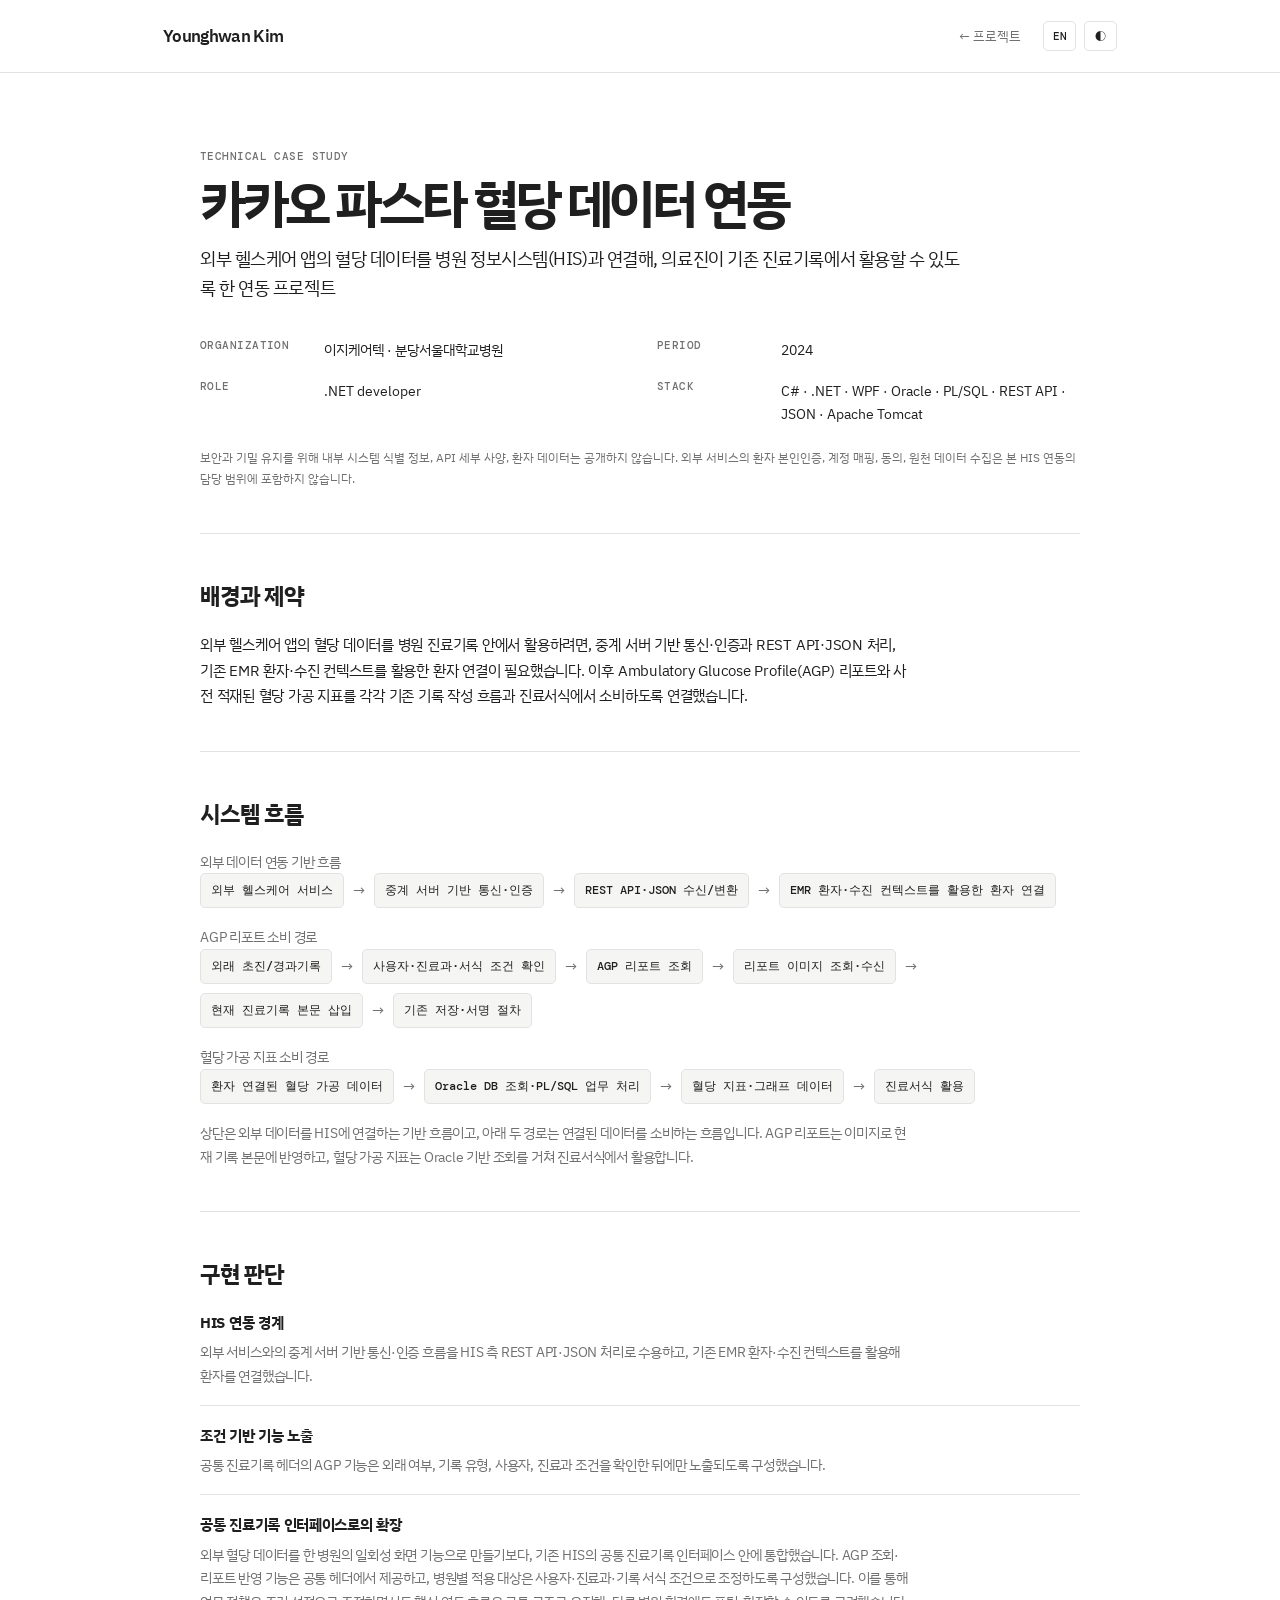
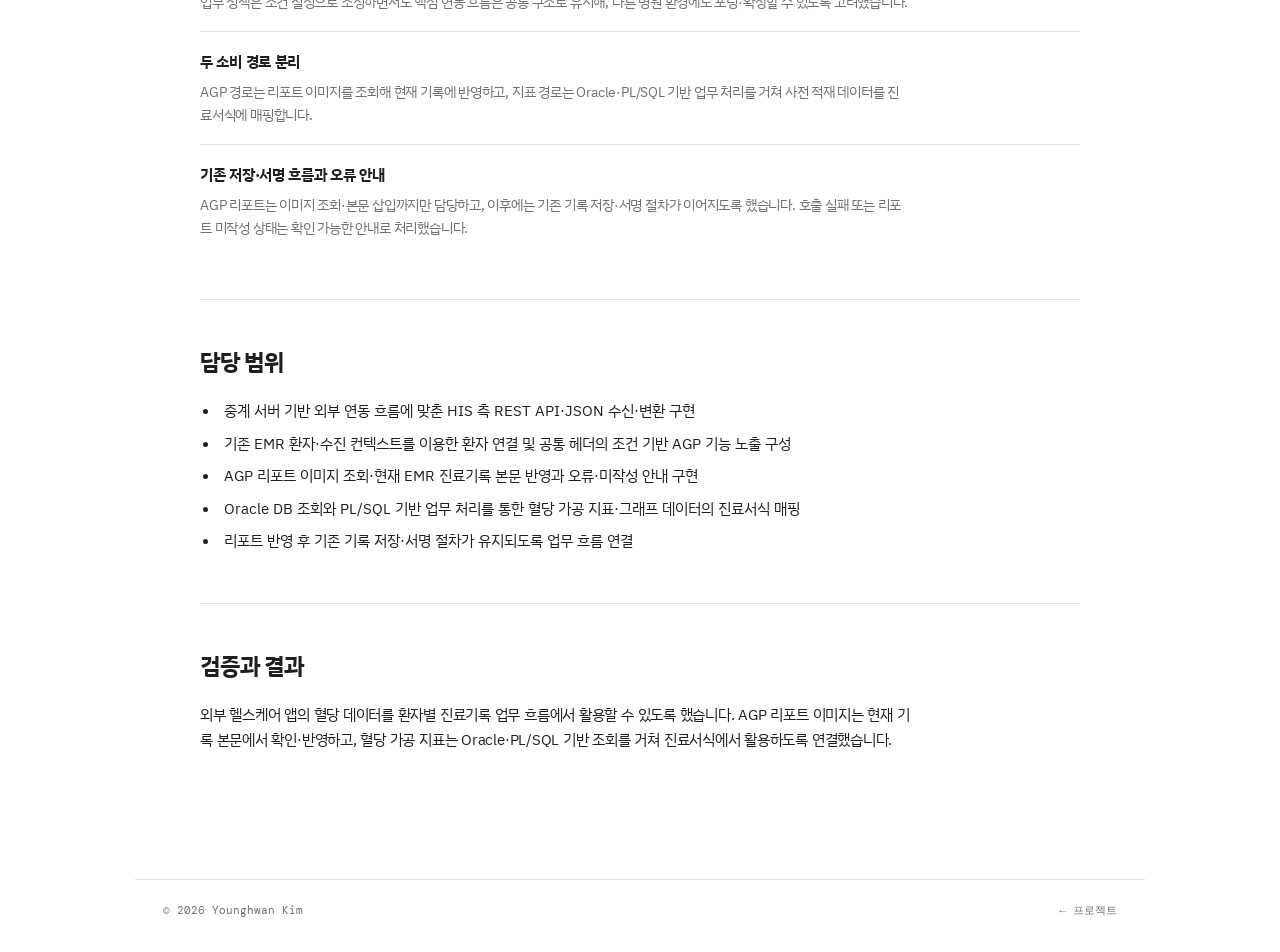
<file: projects/kakao-pasta.html>
<!doctype html>
<html lang="ko">
  <head>
    <meta charset="UTF-8" />
    <meta name="viewport" content="width=device-width, initial-scale=1.0" />
    <meta name="description" content="Kakao Pasta blood glucose data integration technical case study" />
    <title>Kakao Pasta Blood Glucose Data Integration — Younghwan Kim</title>
    <link rel="preconnect" href="https://fonts.googleapis.com" />
    <link rel="preconnect" href="https://fonts.gstatic.com" crossorigin />
    <link href="https://fonts.googleapis.com/css2?family=DM+Mono:wght@400;500&family=IBM+Plex+Sans+KR:wght@400;500;600;700&display=swap" rel="stylesheet" />
    <link rel="stylesheet" href="../styles.css" />
    <link rel="stylesheet" href="case-study.css" />
    <script src="case-study.js" defer></script>
  </head>
  <body>
    <div class="header-shell">
      <header class="site-header">
        <a class="wordmark" href="../index.html">Younghwan Kim</a>
        <nav aria-label="Case study navigation"><a href="../index.html#projects" data-i18n="nav.back">← 프로젝트</a></nav>
        <div class="controls">
          <button class="control-button" id="language-toggle" type="button" aria-label="Switch language">EN</button>
          <button class="control-button" id="theme-toggle" type="button" aria-label="Switch color theme">◐</button>
        </div>
      </header>
    </div>

    <main>
      <article class="case-study">
        <header class="case-hero">
          <p class="case-kicker" data-i18n="hero.kicker">TECHNICAL CASE STUDY</p>
          <h1 data-i18n="hero.title">카카오 파스타 혈당 데이터 연동</h1>
          <p class="case-lead" data-i18n="hero.lead">외부 헬스케어 앱의 혈당 데이터를 병원 정보시스템(HIS)과 연결해, 의료진이 기존 진료기록에서 활용할 수 있도록 한 연동 프로젝트</p>
          <dl class="case-meta">
            <div><dt data-i18n="meta.organization.label">ORGANIZATION</dt><dd data-i18n="meta.organization.value">이지케어텍 · 분당서울대학교병원</dd></div>
            <div><dt data-i18n="meta.period.label">PERIOD</dt><dd data-i18n="meta.period.value">2024</dd></div>
            <div><dt data-i18n="meta.role.label">ROLE</dt><dd data-i18n="meta.role.value">.NET developer</dd></div>
            <div><dt data-i18n="meta.stack.label">STACK</dt><dd>C# · .NET · WPF · Oracle · PL/SQL · REST API · JSON · Apache Tomcat</dd></div>
          </dl>
          <p class="case-disclosure" data-i18n="hero.disclosure">보안과 기밀 유지를 위해 내부 시스템 식별 정보, API 세부 사양, 환자 데이터는 공개하지 않습니다. 외부 서비스의 환자 본인인증, 계정 매핑, 동의, 원천 데이터 수집은 본 HIS 연동의 담당 범위에 포함하지 않습니다.</p>
        </header>

        <section class="case-section">
          <h2 data-i18n="context.heading">배경과 제약</h2>
          <p data-i18n="context.copy">외부 헬스케어 앱의 혈당 데이터를 병원 진료기록 안에서 활용하려면, 중계 서버 기반 통신·인증과 REST API·JSON 처리, 기존 EMR 환자·수진 컨텍스트를 활용한 환자 연결이 필요했습니다. 이후 Ambulatory Glucose Profile(AGP) 리포트와 사전 적재된 혈당 가공 지표를 각각 기존 기록 작성 흐름과 진료서식에서 소비하도록 연결했습니다.</p>
        </section>

        <section class="case-section">
          <h2 data-i18n="flow.heading">시스템 흐름</h2>
          <p class="section-note" data-i18n="flow.foundation.label">외부 데이터 연동 기반 흐름</p>
          <div class="flow" aria-label="External healthcare data integration flow">
            <div data-i18n="flow.foundation.external">외부 헬스케어 서비스</div><span>→</span>
            <div data-i18n="flow.foundation.relay">중계 서버 기반 통신·인증</div><span>→</span>
            <div data-i18n="flow.foundation.api">REST API·JSON 수신/변환</div><span>→</span>
            <div data-i18n="flow.foundation.patient">EMR 환자·수진 컨텍스트를 활용한 환자 연결</div>
          </div>
          <p class="section-note" data-i18n="flow.reportPath.label">AGP 리포트 소비 경로</p>
          <div class="flow" aria-label="AGP report consumption flow">
            <div data-i18n="flow.report.record">외래 초진/경과기록</div><span>→</span>
            <div data-i18n="flow.report.eligibility">사용자·진료과·서식 조건 확인</div><span>→</span>
            <div data-i18n="flow.report.request">AGP 리포트 조회</div><span>→</span>
            <div data-i18n="flow.report.image">리포트 이미지 조회·수신</div><span>→</span>
            <div data-i18n="flow.report.insert">현재 진료기록 본문 삽입</div><span>→</span>
            <div data-i18n="flow.report.saveSign">기존 저장·서명 절차</div>
          </div>
          <p class="section-note" data-i18n="flow.metricsPath.label">혈당 가공 지표 소비 경로</p>
          <div class="flow" aria-label="Processed glucose metrics consumption flow">
            <div data-i18n="flow.metrics.identifier">환자 연결된 혈당 가공 데이터</div><span>→</span>
            <div data-i18n="flow.metrics.query">Oracle DB 조회·PL/SQL 업무 처리</div><span>→</span>
            <div data-i18n="flow.metrics.data">혈당 지표·그래프 데이터</div><span>→</span>
            <div data-i18n="flow.metrics.form">진료서식 활용</div>
          </div>
          <p class="section-note" data-i18n="flow.note">상단은 외부 데이터를 HIS에 연결하는 기반 흐름이고, 아래 두 경로는 연결된 데이터를 소비하는 흐름입니다. AGP 리포트는 이미지로 현재 기록 본문에 반영하고, 혈당 가공 지표는 Oracle 기반 조회를 거쳐 진료서식에서 활용합니다.</p>
        </section>

        <section class="case-section">
          <h2 data-i18n="decisions.heading">구현 판단</h2>
          <div class="decision-list">
            <article><h3 data-i18n="decision.integration.title">HIS 연동 경계</h3><p data-i18n="decision.integration.copy">외부 서비스와의 중계 서버 기반 통신·인증 흐름을 HIS 측 REST API·JSON 처리로 수용하고, 기존 EMR 환자·수진 컨텍스트를 활용해 환자를 연결했습니다.</p></article>
            <article><h3 data-i18n="decision.availability.title">조건 기반 기능 노출</h3><p data-i18n="decision.availability.copy">공통 진료기록 헤더의 AGP 기능은 외래 여부, 기록 유형, 사용자, 진료과 조건을 확인한 뒤에만 노출되도록 구성했습니다.</p></article>
            <article><h3 data-i18n="decision.core.title">공통 진료기록 인터페이스로의 확장</h3><p data-i18n="decision.core.copy">외부 혈당 데이터를 한 병원의 일회성 화면 기능으로 만들기보다, 기존 HIS의 공통 진료기록 인터페이스 안에 통합했습니다. AGP 조회·리포트 반영 기능은 공통 헤더에서 제공하고, 병원별 적용 대상은 사용자·진료과·기록 서식 조건으로 조정하도록 구성했습니다. 이를 통해 업무 정책은 조건 설정으로 조정하면서도 핵심 연동 흐름은 공통 구조로 유지해, 다른 병원 환경에도 포팅·확장할 수 있도록 고려했습니다.</p></article>
            <article><h3 data-i18n="decision.paths.title">두 소비 경로 분리</h3><p data-i18n="decision.paths.copy">AGP 경로는 리포트 이미지를 조회해 현재 기록에 반영하고, 지표 경로는 Oracle·PL/SQL 기반 업무 처리를 거쳐 사전 적재 데이터를 진료서식에 매핑합니다.</p></article>
            <article><h3 data-i18n="decision.workflow.title">기존 저장·서명 흐름과 오류 안내</h3><p data-i18n="decision.workflow.copy">AGP 리포트는 이미지 조회·본문 삽입까지만 담당하고, 이후에는 기존 기록 저장·서명 절차가 이어지도록 했습니다. 호출 실패 또는 리포트 미작성 상태는 확인 가능한 안내로 처리했습니다.</p></article>
          </div>
        </section>

        <section class="case-section">
          <h2 data-i18n="contribution.heading">담당 범위</h2>
          <ul>
            <li data-i18n="contribution.one">중계 서버 기반 외부 연동 흐름에 맞춘 HIS 측 REST API·JSON 수신·변환 구현</li>
            <li data-i18n="contribution.two">기존 EMR 환자·수진 컨텍스트를 이용한 환자 연결 및 공통 헤더의 조건 기반 AGP 기능 노출 구성</li>
            <li data-i18n="contribution.three">AGP 리포트 이미지 조회·현재 EMR 진료기록 본문 반영과 오류·미작성 안내 구현</li>
            <li data-i18n="contribution.four">Oracle DB 조회와 PL/SQL 기반 업무 처리를 통한 혈당 가공 지표·그래프 데이터의 진료서식 매핑</li>
            <li data-i18n="contribution.five">리포트 반영 후 기존 기록 저장·서명 절차가 유지되도록 업무 흐름 연결</li>
          </ul>
        </section>

        <section class="case-section case-outcome">
          <h2 data-i18n="outcome.heading">검증과 결과</h2>
          <p data-i18n="outcome.copy">외부 헬스케어 앱의 혈당 데이터를 환자별 진료기록 업무 흐름에서 활용할 수 있도록 했습니다. AGP 리포트 이미지는 현재 기록 본문에서 확인·반영하고, 혈당 가공 지표는 Oracle·PL/SQL 기반 조회를 거쳐 진료서식에서 활용하도록 연결했습니다.</p>
        </section>
      </article>
    </main>
    <footer><p>© 2026 Younghwan Kim</p><div><a href="../index.html#projects" data-i18n="nav.back">← 프로젝트</a></div></footer>
  </body>
</html>
</file>
<file: styles.css>
:root{--ink:#1f1f1f;--muted:#707070;--line:#e2e2e2;--blue:#365f9c;--paper:#fff;--soft:#e7ece7;--portrait:#718074}html[data-theme="dark"]{--ink:#eeeeea;--muted:#a5a5a0;--line:#30302e;--blue:#9dbbff;--paper:#191a19;--soft:#29302c;--portrait:#c5d5c6}*{box-sizing:border-box}html{scroll-behavior:smooth}body{margin:0;background:var(--paper);color:var(--ink);font:15px/1.65 "IBM Plex Sans KR",Arial,sans-serif;transition:background-color .2s,color .2s}a{color:inherit;text-decoration:none}.site-header,main,footer{max-width:1010px;margin:auto;padding:0 28px}.site-header{height:72px;display:flex;align-items:center;justify-content:space-between}.wordmark{font-size:17px;font-weight:600;letter-spacing:-.04em}.site-header nav{display:flex;gap:22px;font-size:13px;color:var(--muted)}.controls{display:flex;gap:8px}.control-button{width:33px;height:30px;padding:0;border:1px solid var(--line);border-radius:5px;background:transparent;color:var(--ink);font:500 11px "DM Mono",monospace;cursor:pointer}.control-button:hover{border-color:var(--muted)}.site-header a:hover,footer a:hover{text-decoration:underline;text-underline-offset:4px}.hero{display:grid;grid-template-columns:170px 1fr;gap:44px;padding:72px 0 66px}.portrait{width:150px;height:180px;overflow:hidden;background:var(--soft)}.portrait img{width:100%;height:100%;display:block;object-fit:cover;object-position:52% 45%;filter:saturate(.82) contrast(1.03)}.eyebrow,.project-meta{margin:0;color:var(--muted);font:500 11px "DM Mono",monospace;letter-spacing:.04em}.hero h1{margin:9px 0 2px;font-size:clamp(36px,5vw,54px);line-height:1.08;letter-spacing:-.07em}.role{margin:0 0 22px;color:var(--muted);font-size:15px}.hero-copy{max-width:710px;margin:0;font-size:16px;letter-spacing:-.02em}.hero-links{display:flex;flex-wrap:wrap;gap:14px;margin-top:22px}.hero-links a,.project-link{color:var(--blue);font-size:13px}.section{padding:58px 0;border-top:1px solid var(--line)}.section-heading{margin-bottom:30px}.section h2{margin:7px 0 0;font-size:24px;line-height:1.1;letter-spacing:-.05em}.timeline{margin:0;padding:0;list-style:none}.timeline li{display:grid;grid-template-columns:190px 1fr;gap:25px;padding:26px 0;border-top:1px solid var(--line)}.timeline li>p{margin:2px 0;color:var(--muted);font:400 11px "DM Mono",monospace}.timeline h3,.project h3{margin:0;font-size:20px;letter-spacing:-.045em}.timeline h3 span{color:var(--muted);font-weight:400}.timeline div p{max-width:660px;margin:6px 0 0;color:var(--muted);font-size:14px}.project{display:grid;grid-template-columns:36px 1fr 28px;gap:20px;padding:28px 0;border-top:1px solid var(--line)}.project-index{color:var(--muted);font:500 12px "DM Mono",monospace}.project p:not(.project-meta){max-width:720px;margin:6px 0;color:var(--muted);font-size:14px}.project .project-korean{color:var(--ink);font-weight:600}.project-link{text-align:right;font-size:20px}.muted{color:#bbb}.tags{display:flex;flex-wrap:wrap;gap:6px;margin-top:15px}.tags span{border:1px solid var(--line);border-radius:4px;padding:3px 7px;color:var(--muted);font:400 10px "DM Mono",monospace}.about{border-bottom:0}.about-copy{max-width:710px}.about-copy>p{font-size:16px;letter-spacing:-.02em}.about dl{margin:38px 0 0}.about dl div{display:grid;grid-template-columns:130px 1fr;gap:15px;padding:14px 0;border-top:1px solid var(--line)}.about dt{color:var(--muted);font:400 11px "DM Mono",monospace}.about dd{margin:0}footer{display:flex;justify-content:space-between;border-top:1px solid var(--line);padding-top:23px;padding-bottom:34px;color:var(--muted);font:400 11px "DM Mono",monospace}footer p{margin:0}footer div{display:flex;gap:18px}@media(max-width:700px){.site-header,main,footer{padding-left:20px;padding-right:20px}.site-header nav{display:none}.hero{grid-template-columns:1fr;gap:24px;padding:52px 0}.portrait{width:110px;height:125px}.section{padding:50px 0}.timeline li,.project{grid-template-columns:1fr;gap:10px}.project-link{text-align:left}.about dl div{grid-template-columns:1fr;gap:4px}footer{display:block}footer div{margin-top:12px}.hero-copy br{display:none}}
</file>
<file: refined.css>
.hero { grid-template-columns: 1fr 270px; }
.portrait { order: 2; width: 250px; height: 250px; border-radius: 50%; justify-self: end; align-self: start; margin-top: 18px; }
.hero-links .cv-link { margin-left: 0; }
.credential-list { display: grid; }
.credential { display: grid; grid-template-columns: 86px 1fr; gap: 22px; align-items: center; padding: 20px 0; border-bottom: 1px solid var(--line); }
.institution-logo { width: 62px; height: 62px; object-fit: contain; border-radius: 7px; background: #fff; padding: 4px; }
.credential > div { display: grid; grid-template-columns: minmax(0, 1fr) auto; column-gap: 30px; align-items: center; }
.credential h3 { grid-column: 1; grid-row: 1; margin: 0; font-size: 18px; letter-spacing: -.03em; }
.credential-role { grid-column: 1; grid-row: 2; margin: 3px 0 0; font-size: 14px; }
.credential-date { grid-column: 2; grid-row: 1 / span 2; margin: 0; color: var(--muted); font-size: 15px; text-align: right; white-space: nowrap; }
.project-partners { display: flex; align-items: center; gap: 10px; margin: 9px 0 12px; }
.project-partners img { width: 42px; height: 42px; padding: 3px; border: 1px solid var(--line); border-radius: 8px; background: #fff; object-fit: contain; }
.project { grid-template-columns: 156px 1fr; gap: 25px; }
.project-thumb { width: 140px; height: 104px; display: grid; place-items: center; overflow: hidden; border: 1px solid var(--line); border-radius: 8px; background: #f2f3f0; }
.project-thumb img { width: 70px; height: 70px; object-fit: contain; }
.project-thumb--memo { background: #f1f4f0; }
.project-thumb--pasta { background: #fff5dc; }
.project-thumb--memo img, .project-thumb--pasta img { width: 100%; height: 100%; object-fit: cover; }
.project-thumb--exchange { background: #eff4fb; }
.project-thumb--exchange img { width: 86px; height: 86px; }
.project-actions { display: flex; flex-wrap: wrap; gap: 15px; margin-top: 17px; }
.project .project-actions .project-link { margin-top: 0; }
.intro-summary { max-width: 710px; margin-top: 20px; }
.intro-summary p { margin: 0 0 13px; font-size: 15px; line-height: 1.72; letter-spacing: -.015em; }
.eyebrow { font-family: "IBM Plex Sans KR", Arial, sans-serif; font-size: 14px; font-weight: 500; letter-spacing: 0; text-transform: none; }
#experience, #projects { border-top: 0; }
.credentials .credential, .credential-list .credential:last-child { border-bottom: 0; }
.header-shell { position: sticky; top: 0; z-index: 20; background: var(--paper); border-bottom: 1px solid var(--line); }
.header-shell .site-header { border-bottom: 0; }
html[data-theme="dark"] .institution-logo { background: #fff; }
@media (max-width: 700px) {
  .hero { grid-template-columns: 1fr; }
  .portrait { order: 0; justify-self: start; width: 150px; height: 150px; margin-top: 0; }
  .credential { grid-template-columns: 66px 1fr; gap: 16px; }
  .credential > div { grid-template-columns: 1fr; gap: 3px; }
  .credential h3, .credential-role, .credential-date { grid-column: 1; }
  .credential h3 { grid-row: 1; }
  .credential-role { grid-row: 2; }
  .credential-date { grid-row: 3; }
  .institution-logo { width: 54px; height: 54px; }
  .project { grid-template-columns: 1fr; }
  .project-thumb { width: 100%; height: 145px; }
}
</file>
<file: projects/case-study.css>
:root { --ink:#1f1f1f; --muted:#707070; --line:#e2e2e2; --blue:#365f9c; --paper:#fff; --soft:#f5f6f3; }
html[data-theme="dark"] { --ink:#eeeeea; --muted:#a5a5a0; --line:#30302e; --blue:#9dbbff; --paper:#191a19; --soft:#222522; }
body { background:var(--paper); color:var(--ink); font:15px/1.7 "IBM Plex Sans KR", Arial, sans-serif; }
.header-shell { position:sticky; top:0; z-index:20; background:var(--paper); border-bottom:1px solid var(--line); }
.header-shell .site-header { border:0; }
.site-header, main, footer { max-width:1010px; margin:auto; padding:0 28px; }
.site-header { height:72px; display:flex; align-items:center; justify-content:space-between; }
.wordmark { font-size:17px; font-weight:600; letter-spacing:-.04em; }
.site-header nav { margin-left:auto; margin-right:22px; font-size:13px; color:var(--muted); }
.controls { display:flex; gap:8px; }.control-button { width:33px; height:30px; padding:0; border:1px solid var(--line); border-radius:5px; background:transparent; color:var(--ink); font:500 11px "DM Mono", monospace; cursor:pointer; }
.case-study { max-width:880px; margin:0 auto; padding:76px 0 84px; }
.case-hero { padding-bottom:44px; border-bottom:1px solid var(--line); }
.case-kicker, dt { margin:0; color:var(--muted); font:500 11px "DM Mono", monospace; letter-spacing:.04em; }
.case-hero h1 { margin:11px 0 12px; font-size:clamp(36px, 5vw, 52px); line-height:1.12; letter-spacing:-.065em; }
.case-lead { max-width:760px; margin:0; font-size:18px; line-height:1.6; letter-spacing:-.025em; }
.case-meta { display:grid; grid-template-columns:1fr 1fr; gap:17px 34px; margin:36px 0 22px; }.case-meta div { display:grid; grid-template-columns:112px 1fr; gap:12px; }.case-meta dd { margin:0; font-size:14px; }
.case-disclosure { margin:0; color:var(--muted); font-size:12px; }
.case-section { padding:42px 0; border-bottom:1px solid var(--line); }.case-section h2 { margin:0 0 17px; font-size:23px; letter-spacing:-.045em; }.case-section p { max-width:710px; margin:0; letter-spacing:-.015em; }
.flow { display:flex; flex-wrap:wrap; align-items:center; gap:9px; }.flow div { padding:8px 10px; border:1px solid var(--line); border-radius:5px; background:var(--soft); font:500 12px "DM Mono", monospace; }.flow span { color:var(--muted); }.section-note { margin-top:17px !important; color:var(--muted); font-size:14px; }
.decision-list { display:grid; gap:0; }.decision-list article { padding:17px 0; border-top:1px solid var(--line); }.decision-list article:first-child { border-top:0; padding-top:0; }.decision-list h3 { margin:0 0 5px; font-size:15px; letter-spacing:-.02em; }.decision-list p { color:var(--muted); font-size:14px; }
ul { margin:0; padding-left:20px; } li { padding-left:4px; margin:7px 0; }.case-outcome { border-bottom:0; } footer { display:flex; justify-content:space-between; border-top:1px solid var(--line); padding-top:23px; padding-bottom:34px; color:var(--muted); font:400 11px "DM Mono", monospace; } footer p { margin:0; }
@media (max-width:700px) { .site-header, main, footer { padding-left:20px; padding-right:20px; }.case-study { padding:52px 0 60px; }.site-header nav { display:none; }.case-meta { grid-template-columns:1fr; gap:10px; }.case-meta div { grid-template-columns:96px 1fr; }.flow { gap:7px; }.flow span { display:none; }.flow div { width:100%; }.case-lead { font-size:16px; } footer { display:block; } footer div { margin-top:10px; } }
</file>
